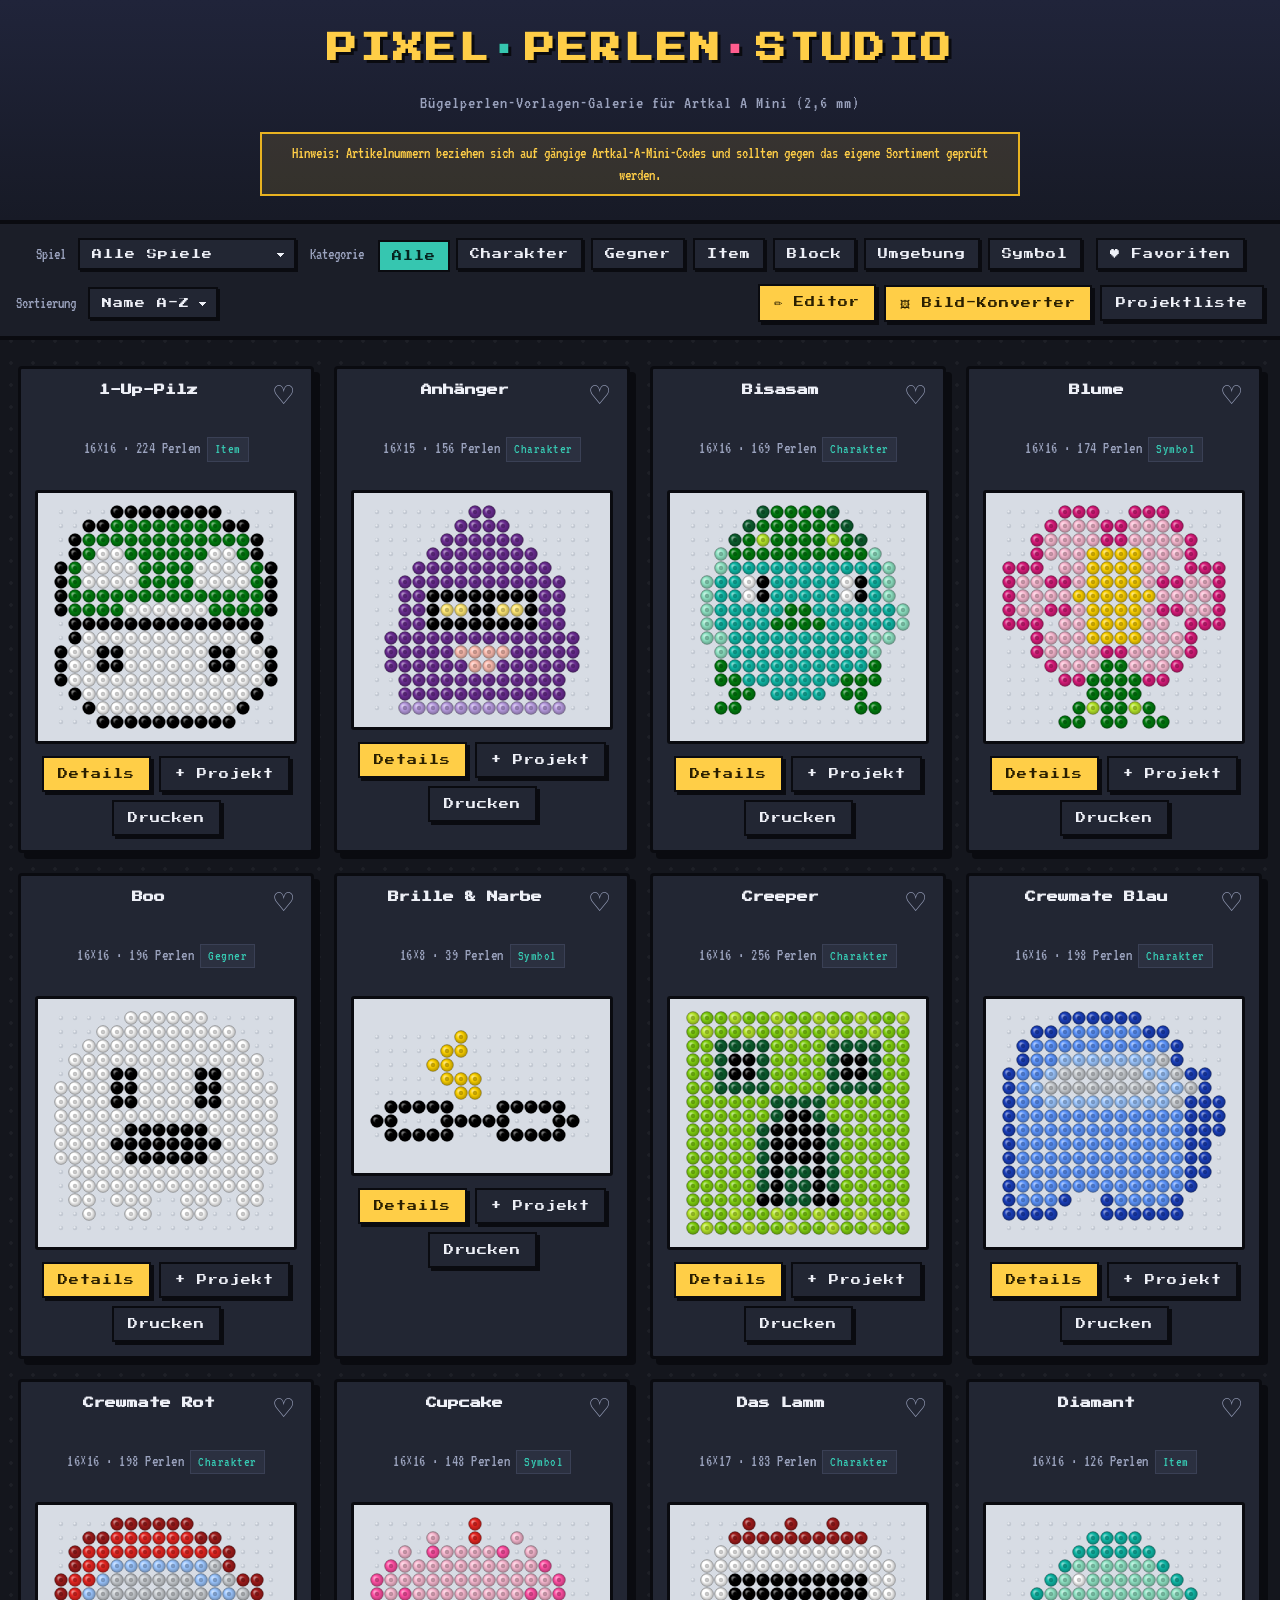
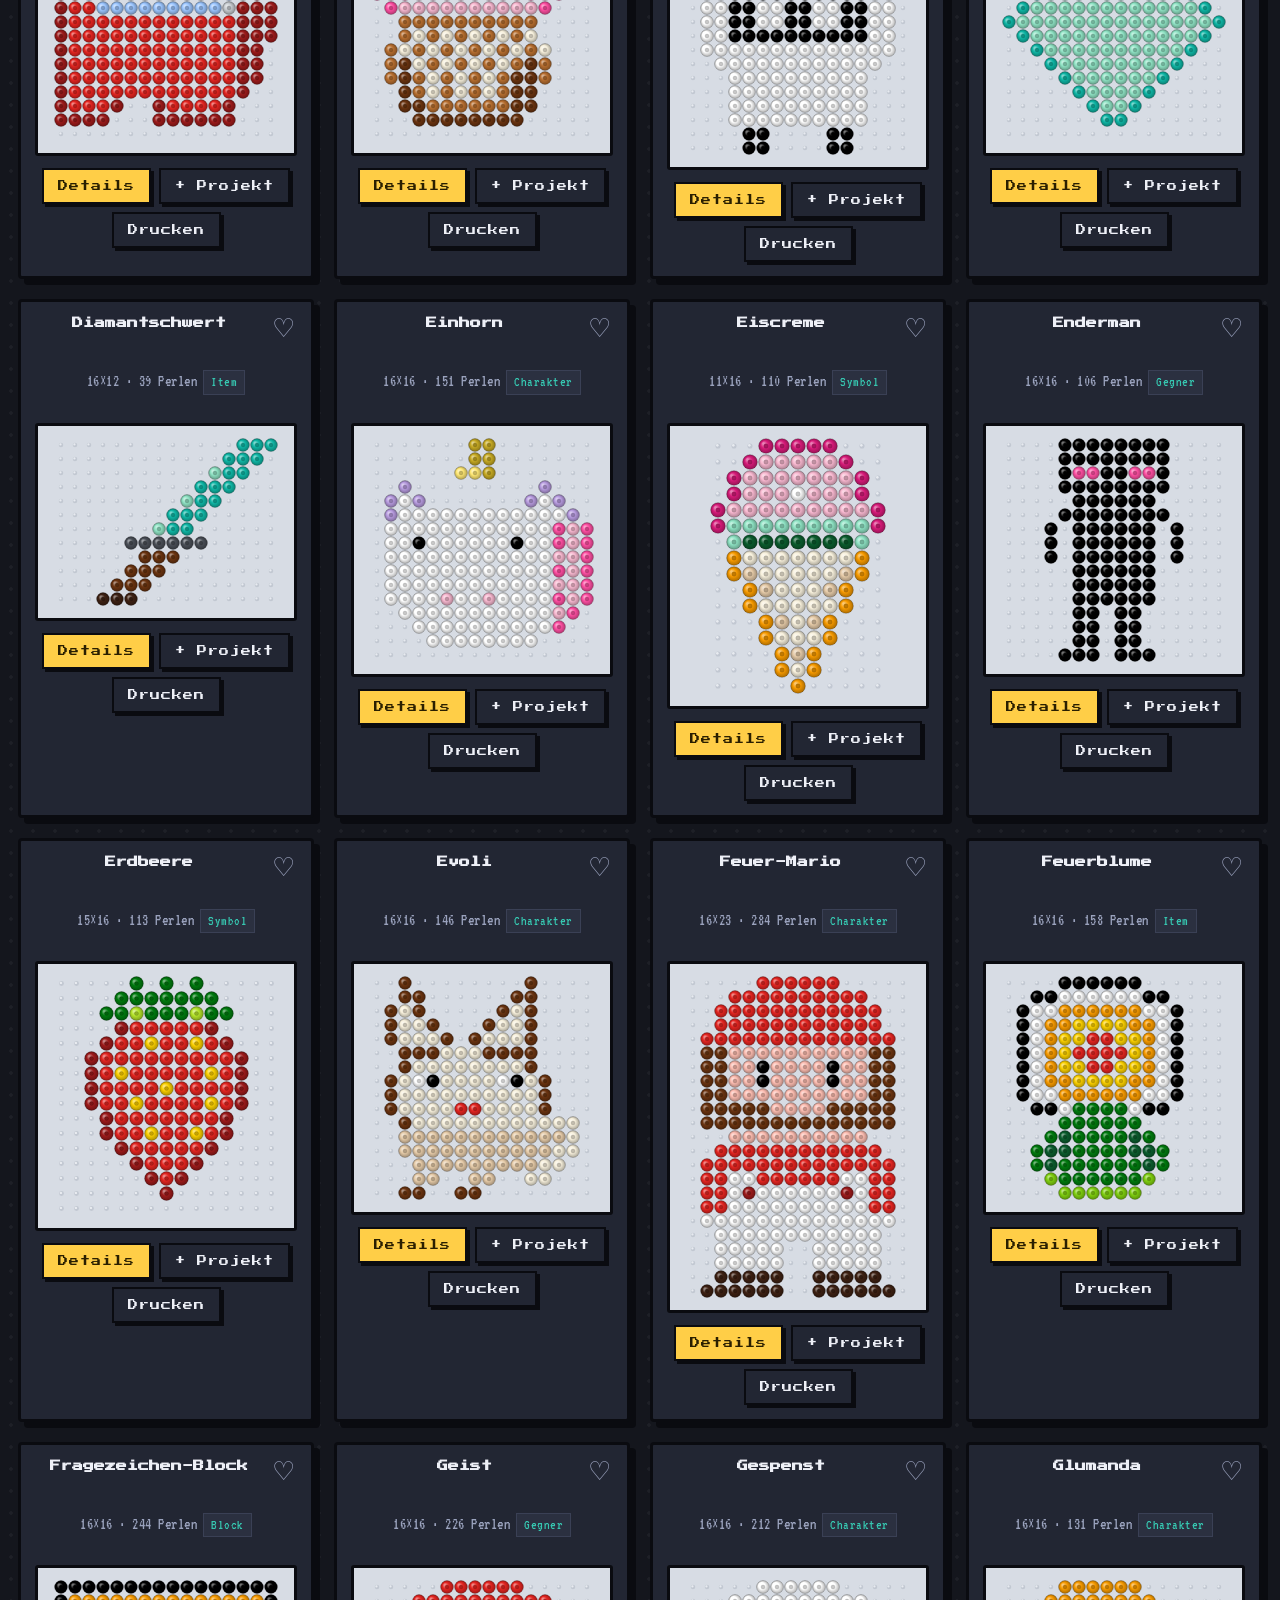
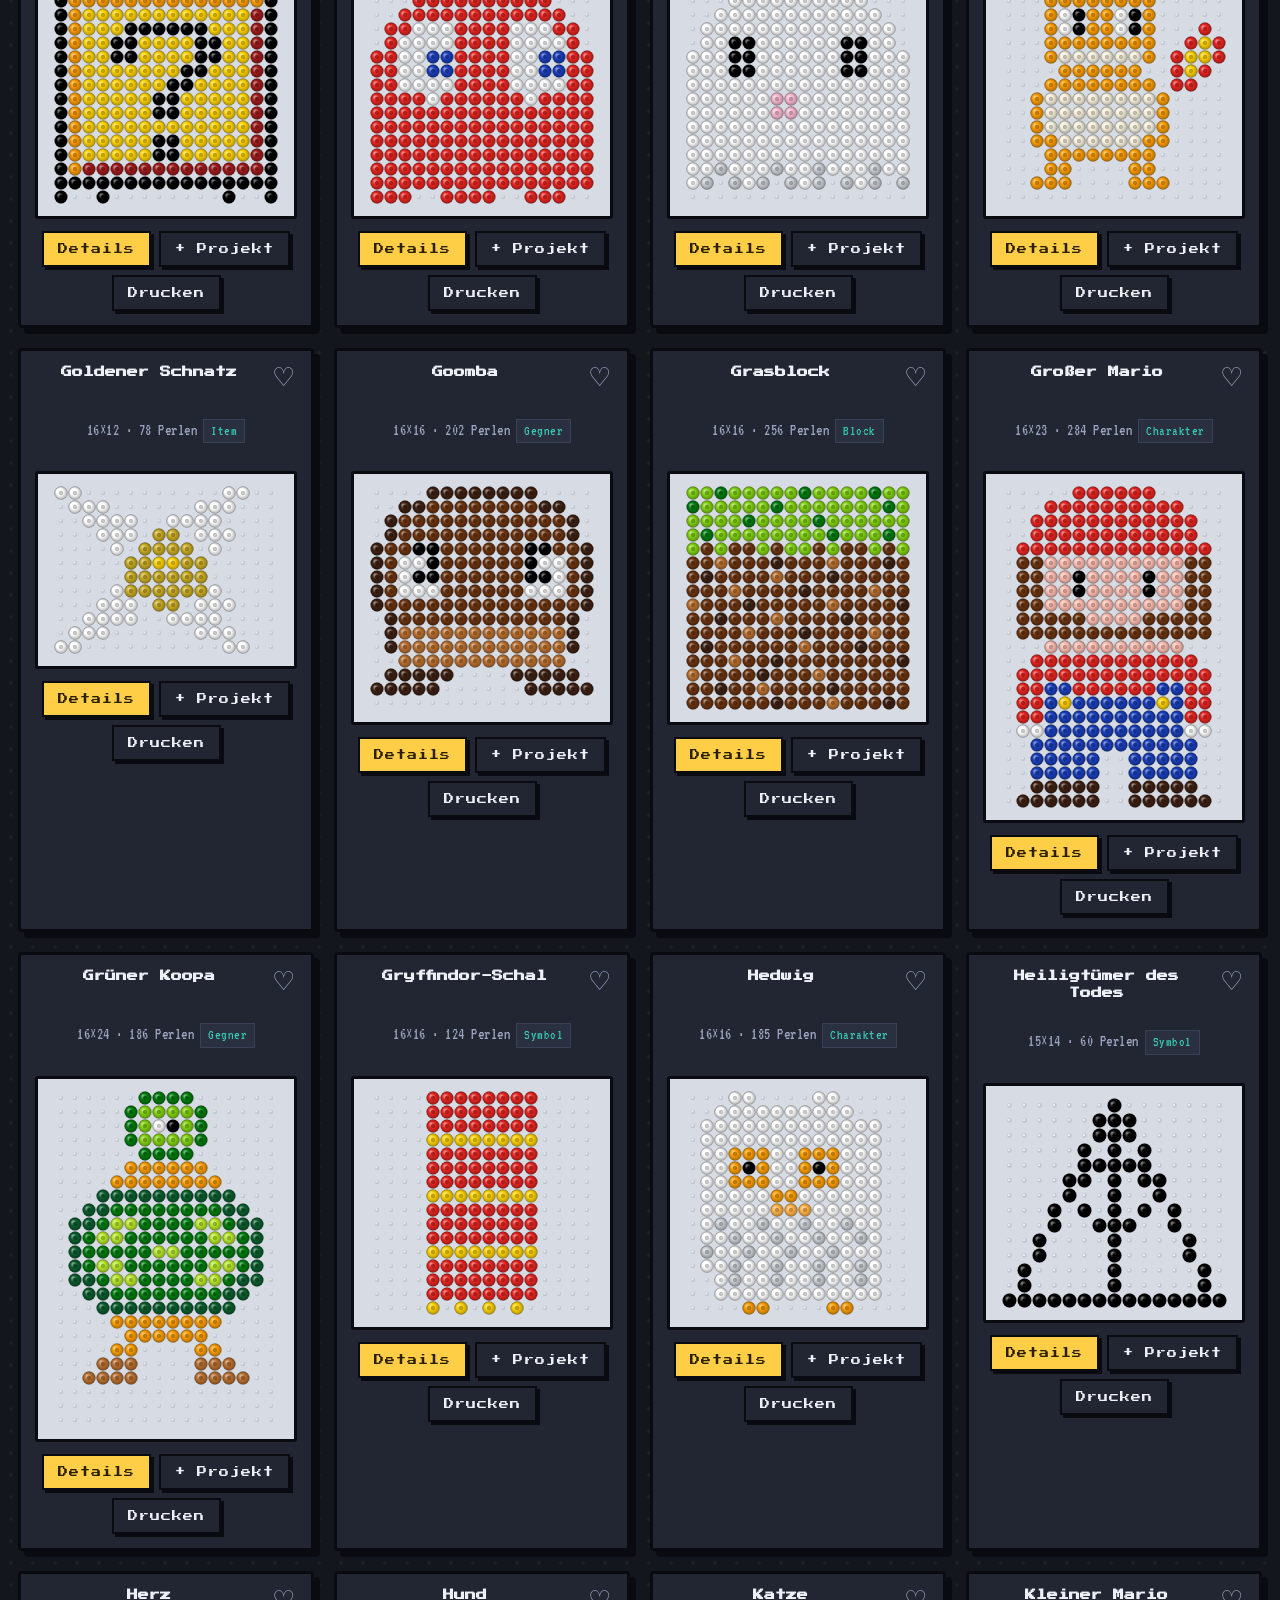
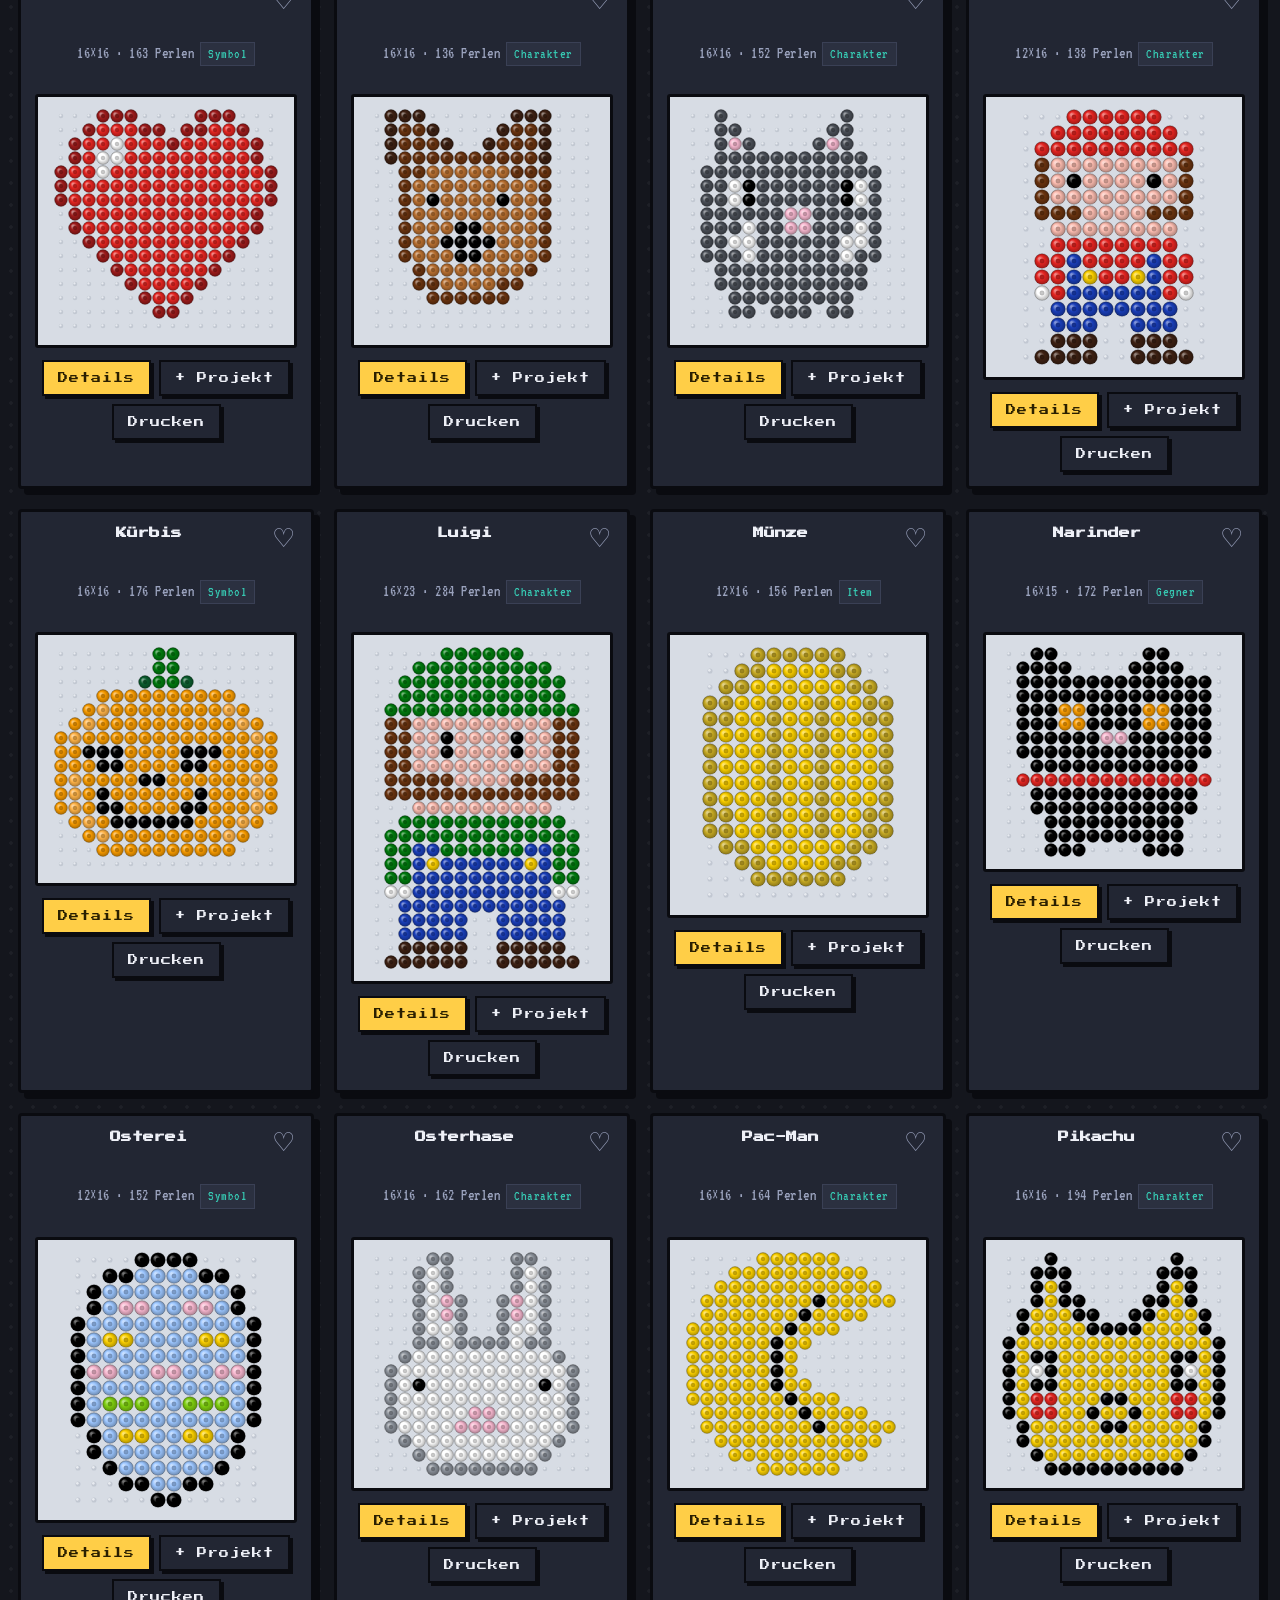
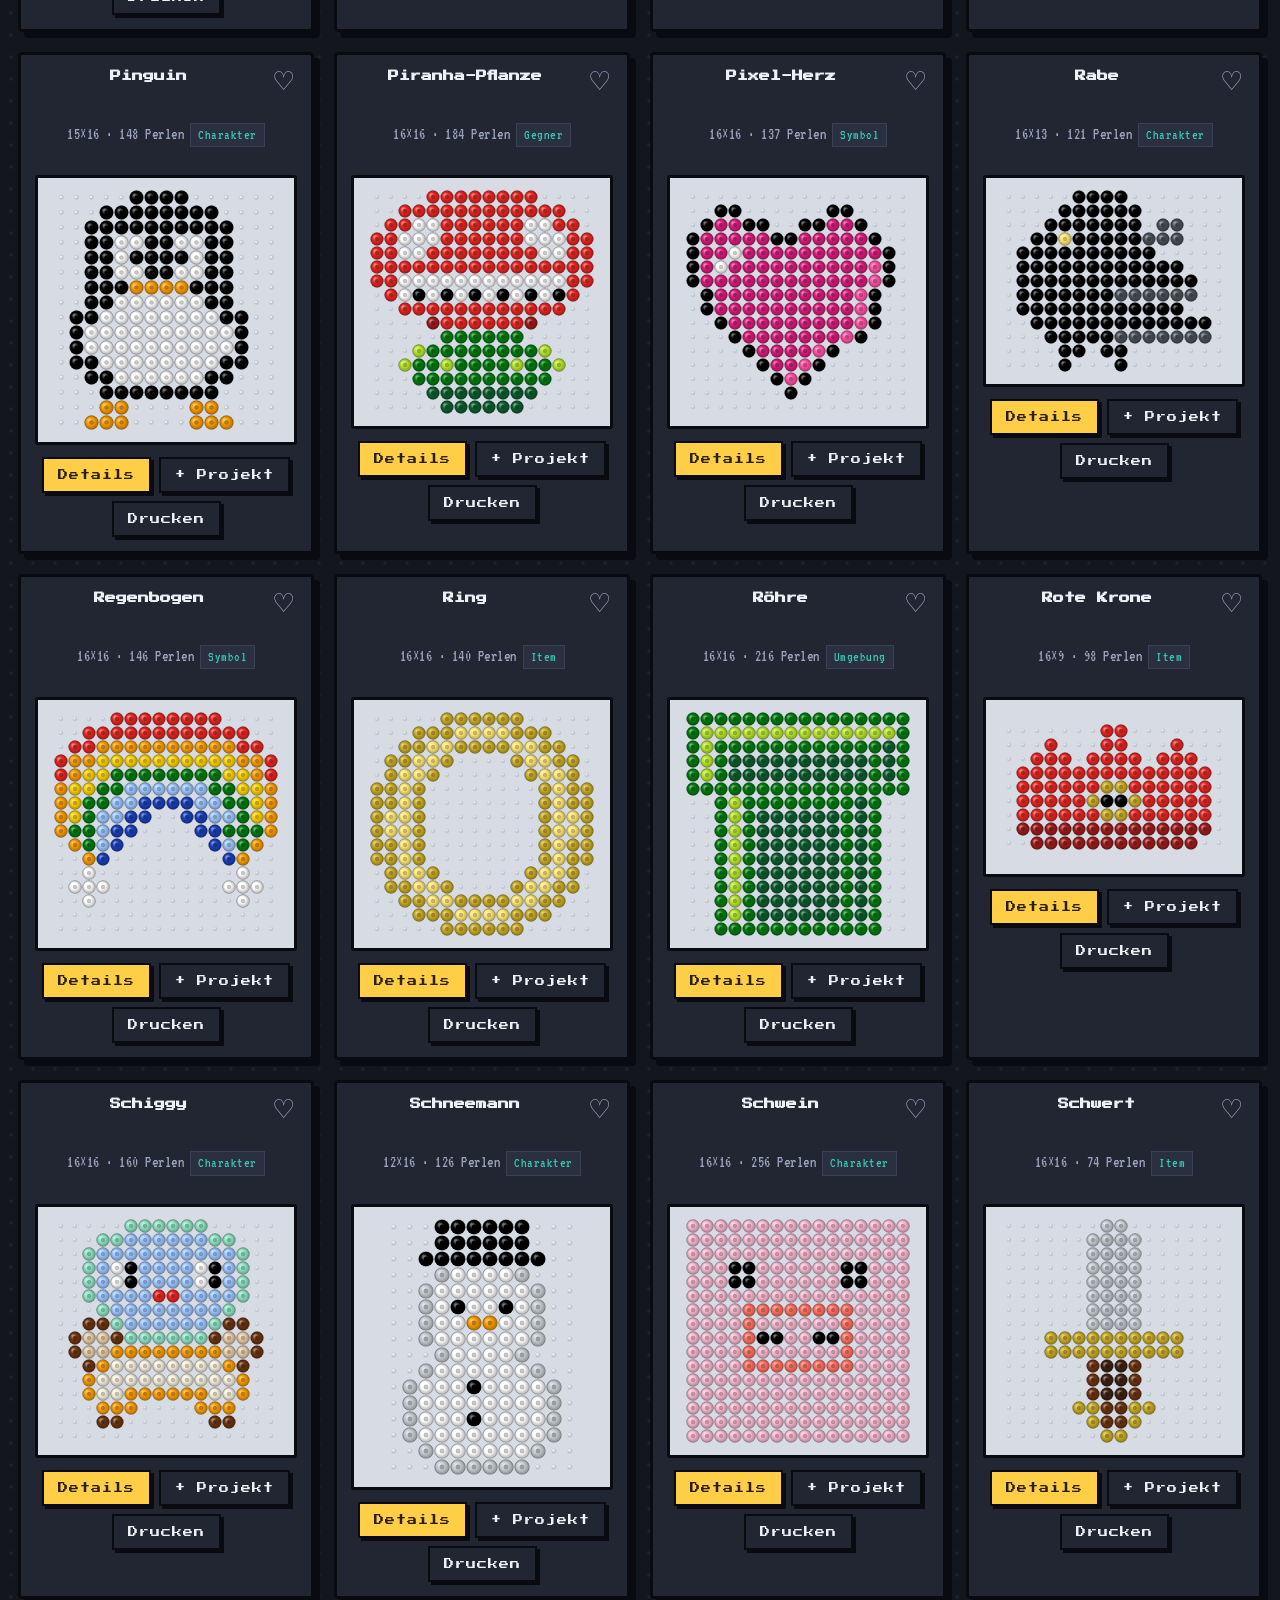
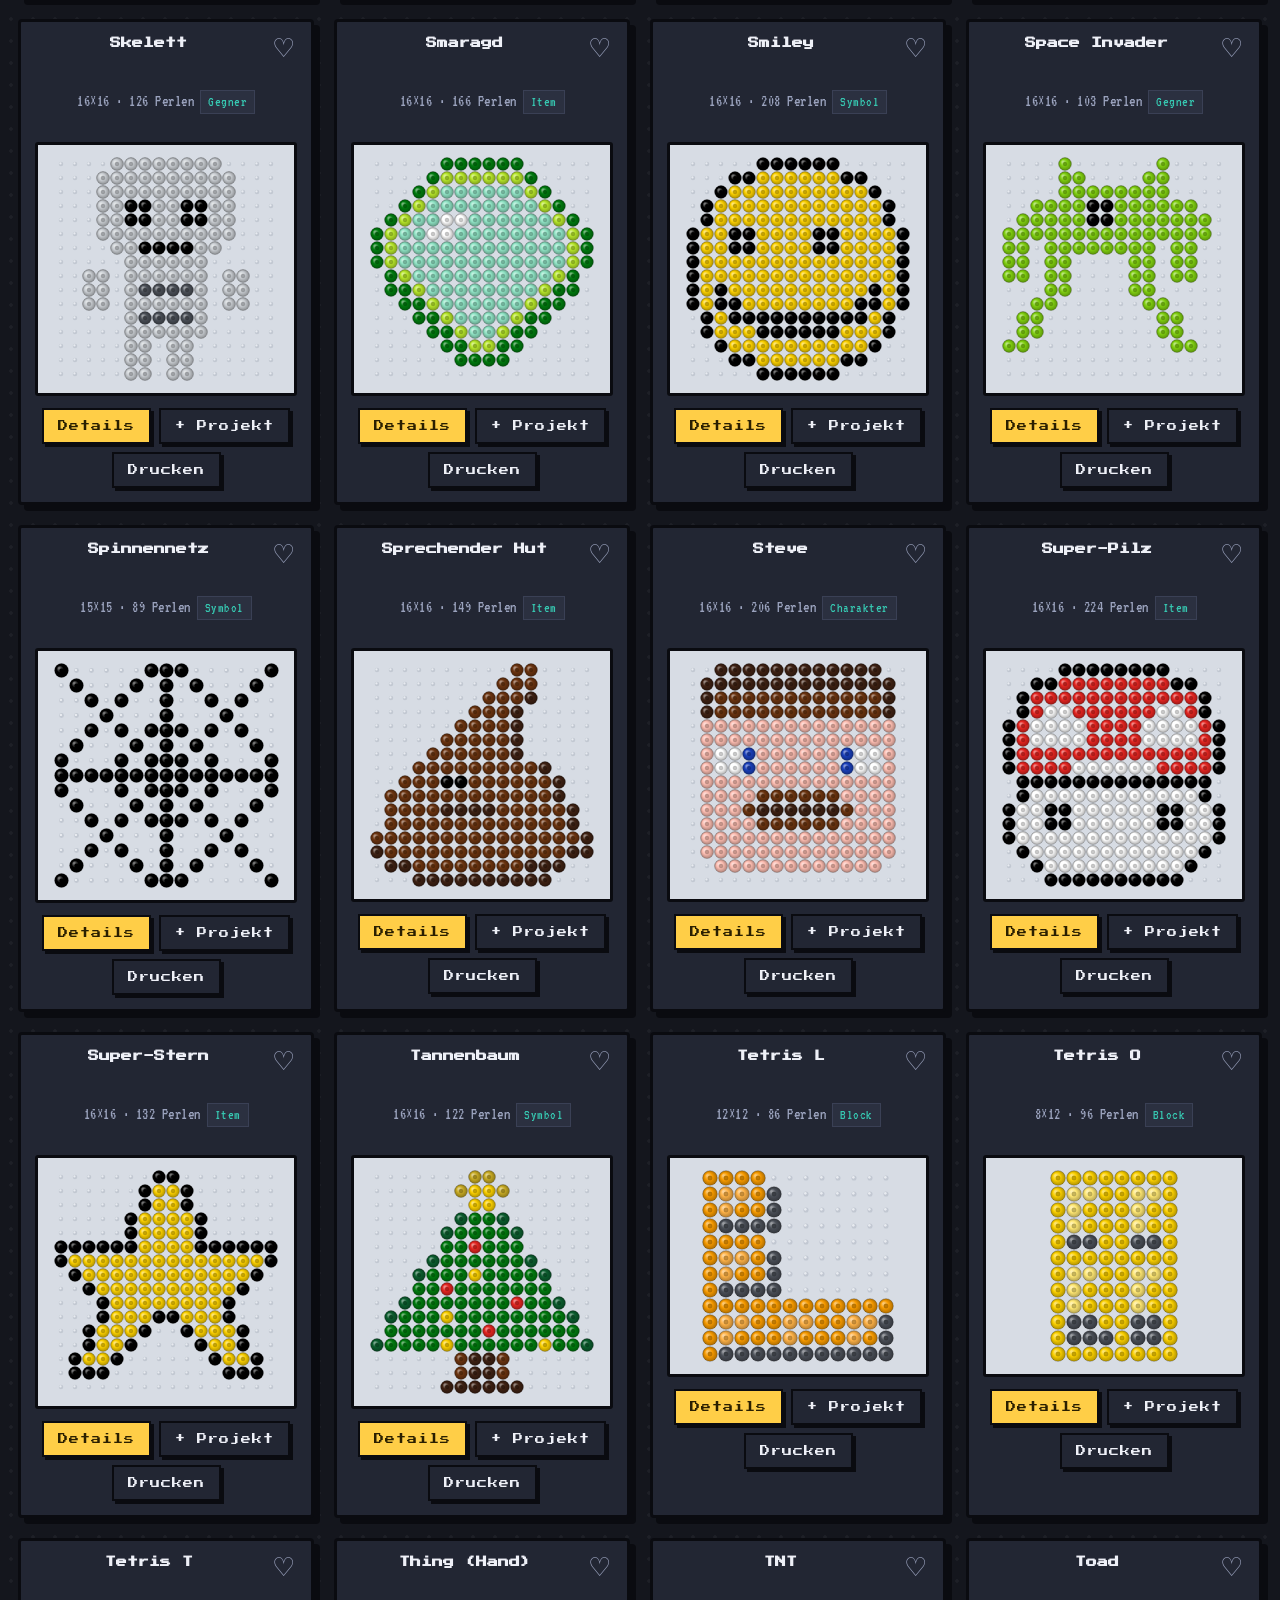
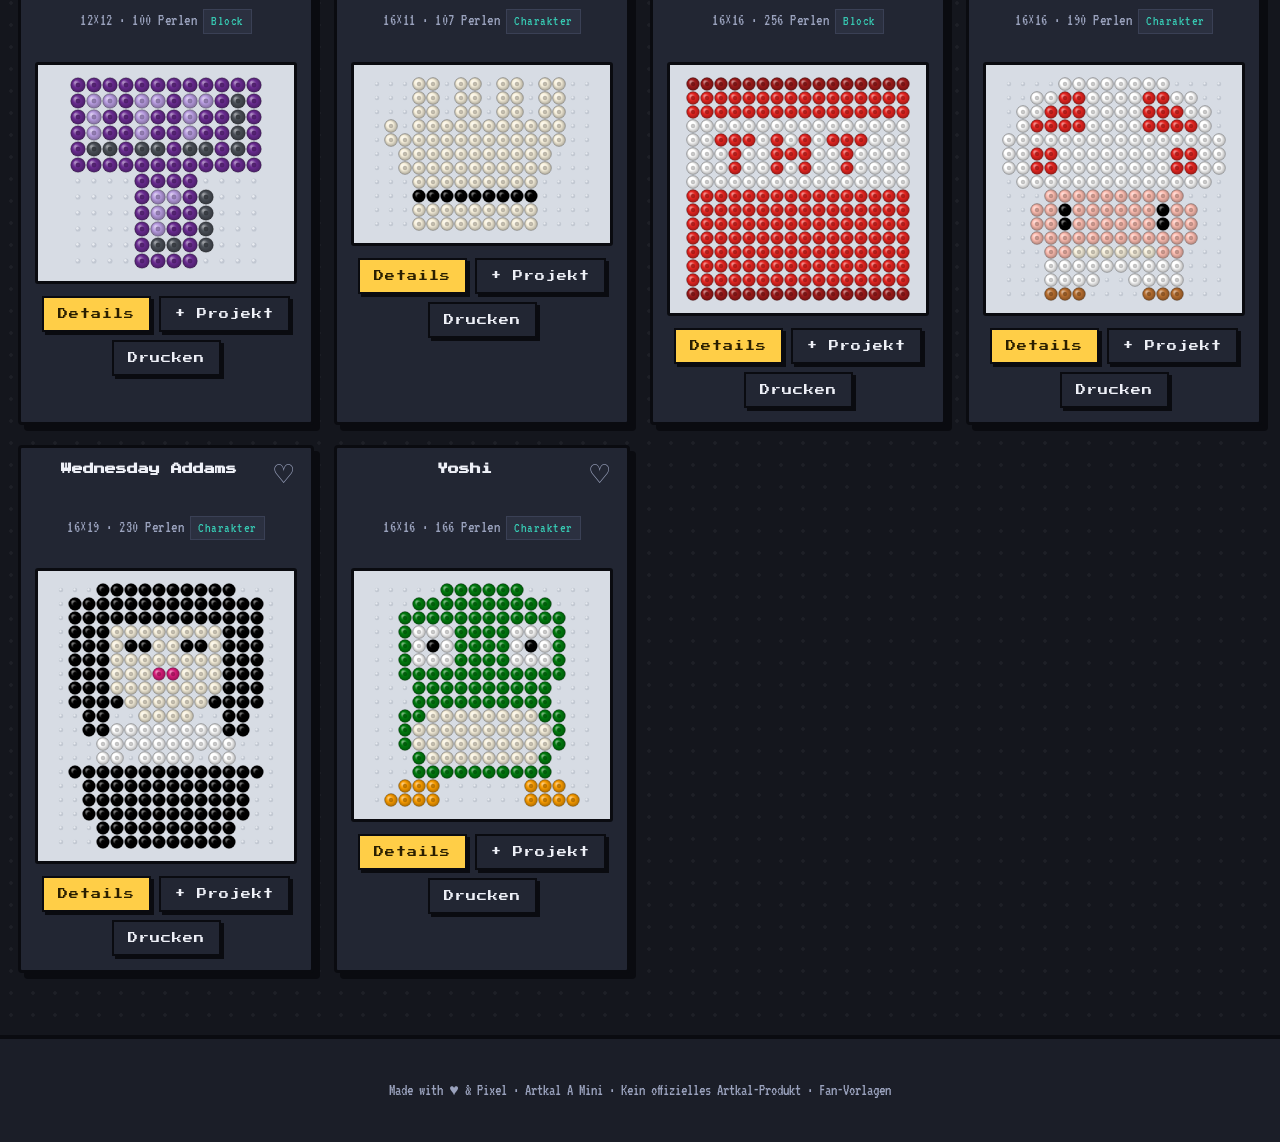
<file: index.html>
<!doctype html>
<html lang="de">
<head>
  <meta charset="utf-8">
  <meta name="viewport" content="width=device-width, initial-scale=1">
  <title>Pixel Perlen Studio — Bügelperlen-Vorlagen</title>
  <link rel="preconnect" href="https://fonts.googleapis.com">
  <link rel="preconnect" href="https://fonts.gstatic.com" crossorigin>
  <link href="https://fonts.googleapis.com/css2?family=Press+Start+2P&family=VT323&display=swap" rel="stylesheet">
  <link rel="stylesheet" href="styles.css">
</head>
<body>
  <header class="site-header">
    <h1 class="site-title">PIXEL<span class="pip">·</span>PERLEN<span class="pip2">·</span>STUDIO</h1>
    <p class="site-subtitle">Bügelperlen-Vorlagen-Galerie für Artkal A Mini (2,6&nbsp;mm)</p>
    <p class="disclaimer">
      Hinweis: Artikelnummern beziehen sich auf gängige Artkal-A-Mini-Codes
      und sollten gegen das eigene Sortiment geprüft werden.
    </p>
  </header>

  <nav class="toolbar" aria-label="Filter und Werkzeuge">
    <div class="toolbar-group">
      <label for="filter-game">Spiel</label>
      <select id="filter-game" class="pill"></select>
    </div>
    <div class="toolbar-group" id="filter-categories">
      <label>Kategorie</label>
      <!-- Pills werden in app.js eingefügt -->
    </div>
    <div class="toolbar-group">
      <button id="filter-fav" class="pill" aria-pressed="false" title="Nur Favoriten zeigen">♥ Favoriten</button>
    </div>
    <div class="toolbar-group">
      <label for="sort-by">Sortierung</label>
      <select id="sort-by" class="pill">
        <option value="name-asc">Name A-Z</option>
        <option value="name-desc">Name Z-A</option>
        <option value="size-asc">Größe ↑</option>
        <option value="size-desc">Größe ↓</option>
        <option value="beads-asc">Perlen ↑</option>
        <option value="beads-desc">Perlen ↓</option>
      </select>
    </div>
    <div class="toolbar-group toolbar-actions">
      <button id="open-editor" class="btn">✏ Editor</button>
      <button id="open-converter" class="btn">🖼 Bild-Konverter</button>
      <button id="open-project" class="btn btn-secondary">Projektliste</button>
    </div>
  </nav>

  <main id="gallery" class="gallery" aria-label="Vorlagen-Galerie"></main>

  <footer class="site-footer">
    <p>Made with ♥ &amp; Pixel · Artkal A Mini · Kein offizielles Artkal-Produkt · Fan-Vorlagen</p>
  </footer>

  <!-- Detail-Modal -->
  <div id="detail-backdrop" class="modal-backdrop" role="dialog" aria-modal="true" aria-labelledby="detail-title">
    <div class="modal">
      <div class="modal-header">
        <h2 id="detail-title" class="modal-title">Vorlage</h2>
        <button class="btn btn-secondary" data-close="detail">Schließen</button>
      </div>
      <div class="modal-body">
        <div>
          <div class="detail-controls">
            <button class="pill" id="toggle-bg" aria-pressed="false">Mit Hintergrund</button>
            <button class="pill" id="toggle-overlay" aria-pressed="false">5er-Raster</button>
          </div>
          <div class="detail-preview-wrap">
            <div id="detail-grid" class="canvas-host"></div>
          </div>
          <p class="card-meta" id="detail-meta"></p>
        </div>
        <div>
          <h3 class="section-title">Materialliste</h3>
          <div id="detail-materials"></div>
        </div>
      </div>
      <div class="modal-footer">
        <button class="btn btn-secondary" id="detail-edit">Im Editor öffnen</button>
        <button class="btn btn-secondary" id="detail-print">Drucken</button>
        <button class="btn" data-close="detail">Fertig</button>
      </div>
    </div>
  </div>

  <!-- Projekt-/Einkaufsliste-Modal -->
  <div id="project-backdrop" class="modal-backdrop" role="dialog" aria-modal="true" aria-labelledby="project-title">
    <div class="modal total-list">
      <div class="modal-header">
        <h2 id="project-title" class="modal-title">Projekt- & Einkaufsliste</h2>
        <button class="btn btn-secondary" data-close="project">Schließen</button>
      </div>
      <div class="modal-body" style="grid-template-columns:1fr">
        <div>
          <div id="project-items" class="project-items"></div>
          <div class="total-meta" id="project-meta"></div>
          <div id="project-materials"></div>
        </div>
      </div>
      <div class="modal-footer">
        <button class="btn btn-secondary" id="project-clear">Leeren</button>
        <button class="btn btn-secondary" id="project-csv">CSV laden</button>
        <button class="btn btn-secondary" id="project-copy">Als Text kopieren</button>
        <button class="btn" data-close="project">Fertig</button>
      </div>
    </div>
  </div>

  <!-- Editor-Modal -->
  <div id="editor-backdrop" class="modal-backdrop" role="dialog" aria-modal="true" aria-labelledby="editor-title">
    <div class="modal editor-modal">
      <div class="modal-header">
        <h2 id="editor-title" class="modal-title">Pattern-Editor</h2>
        <button class="btn btn-secondary" data-close="editor">Schließen</button>
      </div>
      <div class="editor-layout">
        <div class="editor-side">
          <div class="editor-row">
            <label>Größe</label>
            <input type="number" id="editor-w" class="num" min="4" max="64" value="16">
            <span>×</span>
            <input type="number" id="editor-h" class="num" min="4" max="64" value="16">
            <button class="pill" id="editor-new">Neu</button>
          </div>
          <div class="editor-row" id="editor-tools">
            <button class="pill active" data-tool="pencil">✏ Stift</button>
            <button class="pill" data-tool="fill">🪣 Füllen</button>
            <button class="pill" data-tool="pipette">💉 Pipette</button>
            <button class="pill" data-tool="eraser">⌫ Radierer</button>
          </div>
          <div class="editor-palette" id="editor-palette"></div>
        </div>
        <div class="editor-main">
          <div class="editor-canvas-wrap canvas-host" id="editor-canvas-host">
            <canvas id="editor-canvas"></canvas>
          </div>
          <p class="card-meta" id="editor-count"></p>
        </div>
      </div>
      <div class="modal-footer">
        <button class="btn btn-secondary" id="editor-undo">↶ Undo</button>
        <button class="btn btn-secondary" id="editor-redo">↷ Redo</button>
        <button class="btn btn-secondary" id="editor-png">PNG</button>
        <button class="btn btn-secondary" id="editor-print">Drucken</button>
        <button class="btn" id="editor-save">Speichern</button>
      </div>
    </div>
  </div>

  <!-- Bild-Konverter-Modal -->
  <div id="converter-backdrop" class="modal-backdrop" role="dialog" aria-modal="true" aria-labelledby="converter-title">
    <div class="modal converter-modal">
      <div class="modal-header">
        <h2 id="converter-title" class="modal-title">Bild → Vorlage</h2>
        <button class="btn btn-secondary" data-close="converter">Schließen</button>
      </div>
      <div class="modal-body" style="grid-template-columns:280px 1fr">
        <div class="converter-controls">
          <label class="field">
            <span>Bild wählen</span>
            <input type="file" id="conv-file" accept="image/*">
          </label>
          <label class="field">
            <span>Breite (Perlen): <strong id="conv-width-val">48</strong></span>
            <input type="range" id="conv-width" min="8" max="96" value="48">
          </label>
          <label class="field">
            <span>Helligkeit</span>
            <input type="range" id="conv-bright" min="-100" max="100" value="0">
          </label>
          <label class="field">
            <span>Kontrast</span>
            <input type="range" id="conv-contrast" min="50" max="200" value="100">
          </label>
          <label class="check">
            <input type="checkbox" id="conv-transparent"> Helle Pixel weglassen
          </label>
          <label class="field">
            <span>Helligkeits-Schwelle</span>
            <input type="range" id="conv-threshold" min="100" max="255" value="235">
          </label>
          <label class="check">
            <input type="checkbox" id="conv-dither"> Dithering (Floyd-Steinberg)
          </label>
        </div>
        <div>
          <div class="converter-preview canvas-host" id="conv-preview"></div>
          <p class="card-meta" id="conv-meta">Bild wählen, um zu starten.</p>
          <div id="conv-materials"></div>
        </div>
      </div>
      <div class="modal-footer">
        <button class="btn btn-secondary" id="conv-print">Drucken</button>
        <button class="btn btn-secondary" id="conv-edit">Im Editor öffnen</button>
        <button class="btn" id="conv-save">Als Vorlage speichern</button>
        <button class="btn btn-secondary" data-close="converter">Fertig</button>
      </div>
    </div>
  </div>

  <div id="tooltip" role="tooltip"></div>

  <!-- Druckbereich (nur im Druck sichtbar) -->
  <div id="print-view" class="print-view" aria-hidden="true"></div>

  <script src="palette.js"></script>
  <script src="templates.js"></script>
  <script src="render.js"></script>
  <script src="storage.js"></script>
  <script src="editor.js"></script>
  <script src="converter.js"></script>
  <script src="app.js"></script>
</body>
</html>
</file>
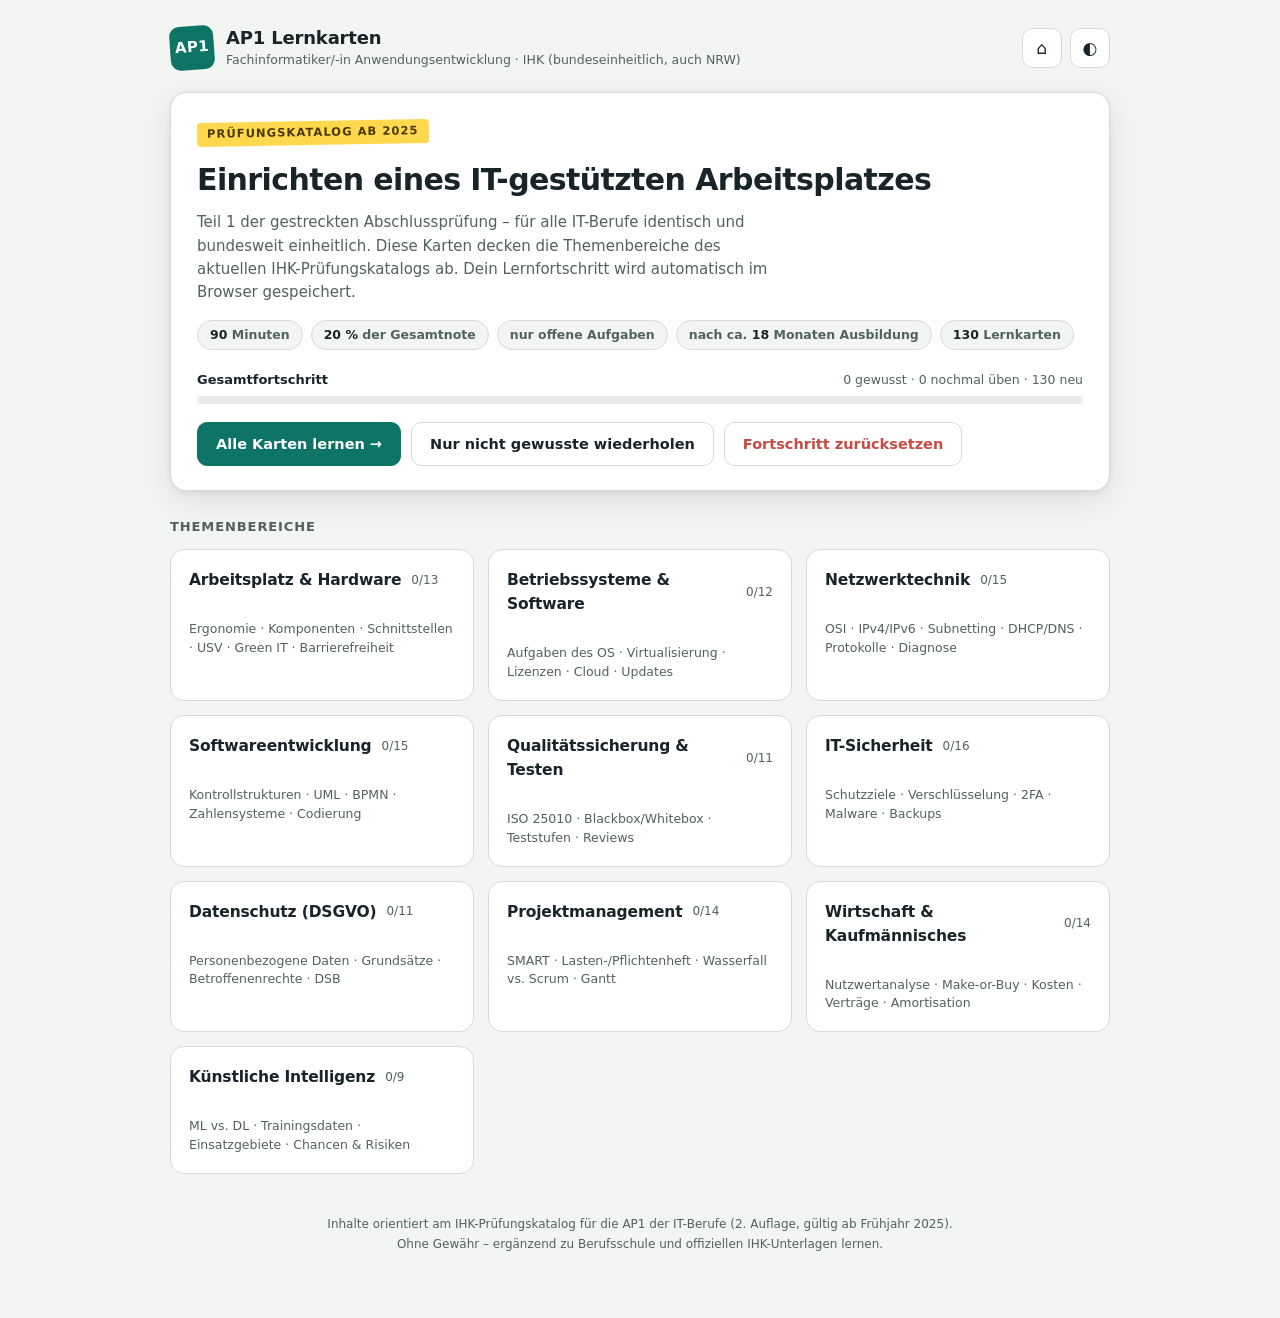
<file: ap1-lernkarten.html>
<!DOCTYPE html>
<html lang="de">
<head>
<meta charset="UTF-8">
<meta name="viewport" content="width=device-width, initial-scale=1.0">
<title>AP1 Lernkarten – Fachinformatiker Anwendungsentwicklung</title>
<style>
  :root {
    --bg: #F3F5F2;
    --surface: #FFFFFF;
    --surface-2: #E9EDE8;
    --ink: #182428;
    --ink-soft: #51625F;
    --line: #D5DCD5;
    --accent: #0E7466;
    --accent-ink: #FFFFFF;
    --accent-soft: #DDEEEA;
    --marker: #FFD84D;
    --marker-ink: #4A3A00;
    --good: #2E8F55;
    --good-soft: #DFF0E4;
    --bad: #C74A44;
    --bad-soft: #F6E3E1;
    --shadow: 0 10px 30px rgba(24, 36, 40, 0.10), 0 2px 6px rgba(24, 36, 40, 0.06);
  }
  @media (prefers-color-scheme: dark) {
    :root {
      --bg: #121A1C;
      --surface: #1B2528;
      --surface-2: #223035;
      --ink: #E4ECEA;
      --ink-soft: #93A5A1;
      --line: #2E3D41;
      --accent: #35B3A0;
      --accent-ink: #0B1A18;
      --accent-soft: #1C3B37;
      --marker: #E8C43D;
      --marker-ink: #2E2400;
      --good: #4CBB77;
      --good-soft: #1E362A;
      --bad: #E0716B;
      --bad-soft: #402624;
      --shadow: 0 10px 30px rgba(0, 0, 0, 0.45), 0 2px 6px rgba(0, 0, 0, 0.3);
    }
  }
  :root[data-theme="light"] {
    --bg: #F3F5F2;
    --surface: #FFFFFF;
    --surface-2: #E9EDE8;
    --ink: #182428;
    --ink-soft: #51625F;
    --line: #D5DCD5;
    --accent: #0E7466;
    --accent-ink: #FFFFFF;
    --accent-soft: #DDEEEA;
    --marker: #FFD84D;
    --marker-ink: #4A3A00;
    --good: #2E8F55;
    --good-soft: #DFF0E4;
    --bad: #C74A44;
    --bad-soft: #F6E3E1;
    --shadow: 0 10px 30px rgba(24, 36, 40, 0.10), 0 2px 6px rgba(24, 36, 40, 0.06);
  }
  :root[data-theme="dark"] {
    --bg: #121A1C;
    --surface: #1B2528;
    --surface-2: #223035;
    --ink: #E4ECEA;
    --ink-soft: #93A5A1;
    --line: #2E3D41;
    --accent: #35B3A0;
    --accent-ink: #0B1A18;
    --accent-soft: #1C3B37;
    --marker: #E8C43D;
    --marker-ink: #2E2400;
    --good: #4CBB77;
    --good-soft: #1E362A;
    --bad: #E0716B;
    --bad-soft: #402624;
    --shadow: 0 10px 30px rgba(0, 0, 0, 0.45), 0 2px 6px rgba(0, 0, 0, 0.3);
  }

  * { box-sizing: border-box; margin: 0; padding: 0; }
  html { height: 100%; }
  body {
    min-height: 100%;
    background: var(--bg);
    color: var(--ink);
    font-family: system-ui, -apple-system, "Segoe UI", Roboto, "Helvetica Neue", sans-serif;
    line-height: 1.55;
    -webkit-font-smoothing: antialiased;
  }
  button { font: inherit; color: inherit; cursor: pointer; background: none; border: none; }
  button:focus-visible, a:focus-visible { outline: 3px solid var(--accent); outline-offset: 2px; border-radius: 6px; }

  .shell { max-width: 980px; margin: 0 auto; padding: 20px 20px 64px; }

  /* ---------- Header ---------- */
  header.top {
    display: flex; align-items: center; justify-content: space-between; gap: 16px;
    padding: 6px 0 22px;
  }
  .brand { display: flex; align-items: center; gap: 12px; min-width: 0; }
  .brand .stamp {
    flex: none; width: 44px; height: 44px; border-radius: 10px;
    background: var(--accent); color: var(--accent-ink);
    display: grid; place-items: center;
    font-weight: 800; font-size: 15px; letter-spacing: 0.02em;
    transform: rotate(-4deg);
  }
  .brand h1 { font-size: 18px; font-weight: 750; letter-spacing: -0.01em; line-height: 1.25; }
  .brand .sub { font-size: 12.5px; color: var(--ink-soft); }
  .top-actions { display: flex; gap: 8px; flex: none; }
  .icon-btn {
    width: 40px; height: 40px; border-radius: 10px;
    border: 1px solid var(--line); background: var(--surface);
    display: grid; place-items: center; font-size: 17px;
    transition: background 0.15s ease;
  }
  .icon-btn:hover { background: var(--surface-2); }

  /* ---------- Overview ---------- */
  .hero {
    background: var(--surface); border: 1px solid var(--line); border-radius: 16px;
    padding: 26px 26px 24px; box-shadow: var(--shadow); margin-bottom: 22px;
  }
  .eyebrow {
    display: inline-block; font-size: 11.5px; font-weight: 700; letter-spacing: 0.09em;
    text-transform: uppercase; color: var(--marker-ink);
    background: var(--marker); padding: 3px 10px; border-radius: 4px;
    transform: rotate(-1deg); margin-bottom: 12px;
  }
  .hero h2 { font-size: clamp(22px, 4vw, 30px); font-weight: 800; letter-spacing: -0.02em; text-wrap: balance; margin-bottom: 8px; }
  .hero p { color: var(--ink-soft); max-width: 62ch; font-size: 15px; }
  .hero .facts { display: flex; flex-wrap: wrap; gap: 8px; margin-top: 16px; }
  .fact {
    font-size: 12.5px; font-weight: 600; color: var(--ink-soft);
    border: 1px solid var(--line); border-radius: 999px; padding: 4px 12px;
    background: var(--bg);
  }
  .fact strong { color: var(--ink); font-variant-numeric: tabular-nums; }

  .total-progress { margin: 20px 0 4px; }
  .total-progress .row { display: flex; justify-content: space-between; align-items: baseline; gap: 12px; flex-wrap: wrap; margin-bottom: 6px; }
  .total-progress .label { font-size: 13px; font-weight: 650; }
  .total-progress .nums { font-size: 12.5px; color: var(--ink-soft); font-variant-numeric: tabular-nums; }
  .bar { height: 8px; background: var(--surface-2); border-radius: 999px; overflow: hidden; display: flex; }
  .bar .seg-good { background: var(--good); height: 100%; transition: width 0.3s ease; }
  .bar .seg-bad { background: var(--bad); height: 100%; transition: width 0.3s ease; }

  .hero-cta {
    margin-top: 18px; display: flex; gap: 10px; flex-wrap: wrap;
  }
  .btn {
    display: inline-flex; align-items: center; gap: 8px;
    border-radius: 10px; padding: 10px 18px; font-weight: 650; font-size: 14.5px;
    border: 1px solid var(--line); background: var(--surface);
    transition: transform 0.1s ease, background 0.15s ease;
  }
  .btn:hover { background: var(--surface-2); }
  .btn:active { transform: scale(0.97); }
  .btn.primary { background: var(--accent); color: var(--accent-ink); border-color: var(--accent); }
  .btn.primary:hover { filter: brightness(1.08); background: var(--accent); }
  .btn.danger-ghost { color: var(--bad); }
  .btn[disabled] { opacity: 0.45; cursor: not-allowed; }

  .grid {
    display: grid; grid-template-columns: repeat(auto-fill, minmax(280px, 1fr)); gap: 14px;
  }
  .cat-card {
    text-align: left; background: var(--surface); border: 1px solid var(--line);
    border-radius: 14px; padding: 18px; display: flex; flex-direction: column; gap: 10px;
    transition: transform 0.12s ease, box-shadow 0.12s ease, border-color 0.12s ease;
  }
  .cat-card:hover { transform: translateY(-2px); box-shadow: var(--shadow); border-color: var(--accent); }
  .cat-card .head { display: flex; justify-content: space-between; align-items: center; gap: 10px; }
  .cat-card h3 { font-size: 15.5px; font-weight: 700; letter-spacing: -0.01em; }
  .cat-card .count { font-size: 12px; color: var(--ink-soft); font-variant-numeric: tabular-nums; flex: none; }
  .cat-card .topics { font-size: 12.5px; color: var(--ink-soft); line-height: 1.5; }
  .section-title { font-size: 13px; font-weight: 700; letter-spacing: 0.07em; text-transform: uppercase; color: var(--ink-soft); margin: 26px 0 12px; }

  /* ---------- Study view ---------- */
  .study { display: none; }
  .study.active { display: block; }
  .overview.hidden { display: none; }

  .chips { display: flex; gap: 8px; overflow-x: auto; padding: 2px 2px 12px; scrollbar-width: thin; }
  .chip {
    flex: none; font-size: 13px; font-weight: 600; padding: 6px 14px; border-radius: 999px;
    border: 1px solid var(--line); background: var(--surface); color: var(--ink-soft);
    transition: background 0.15s ease, color 0.15s ease;
  }
  .chip:hover { background: var(--surface-2); }
  .chip.active { background: var(--accent); border-color: var(--accent); color: var(--accent-ink); }

  .study-status {
    display: flex; justify-content: space-between; align-items: center; gap: 12px;
    margin: 6px 0 10px; font-size: 13px; color: var(--ink-soft);
  }
  .study-status .counter { font-variant-numeric: tabular-nums; font-weight: 650; color: var(--ink); }
  .study-status .bar { flex: 1; max-width: 340px; }

  .flip-zone { perspective: 1600px; margin-top: 6px; }
  .flashcard {
    position: relative; width: 100%; min-height: 380px;
    transform-style: preserve-3d;
    transition: transform 0.55s cubic-bezier(0.3, 0.9, 0.3, 1);
    cursor: pointer;
  }
  .flashcard.flipped { transform: rotateY(180deg); }
  .face {
    position: absolute; inset: 0; backface-visibility: hidden; -webkit-backface-visibility: hidden;
    background: var(--surface); border: 1px solid var(--line); border-radius: 18px;
    box-shadow: var(--shadow);
    padding: 28px 30px; display: flex; flex-direction: column;
  }
  .face.back { transform: rotateY(180deg); }
  .face .tag-row { display: flex; justify-content: space-between; align-items: center; margin-bottom: 18px; }
  .face .cat-tag {
    font-size: 11px; font-weight: 700; letter-spacing: 0.08em; text-transform: uppercase;
    color: var(--accent); background: var(--accent-soft); padding: 4px 10px; border-radius: 5px;
  }
  .face .side-tag { font-size: 11px; font-weight: 700; letter-spacing: 0.08em; text-transform: uppercase; color: var(--ink-soft); }
  .face.back .side-tag { color: var(--marker-ink); background: var(--marker); padding: 4px 10px; border-radius: 5px; }
  .face .content { flex: 1; display: flex; align-items: center; overflow-y: auto; }
  .face.front .content .text {
    font-size: clamp(18px, 2.6vw, 23px); font-weight: 700; letter-spacing: -0.015em;
    line-height: 1.4; text-wrap: balance; max-width: 30em;
  }
  .face.back .content .text {
    font-size: clamp(14.5px, 2vw, 16.5px); white-space: pre-line; max-width: 70ch;
    align-self: flex-start; padding-top: 2px;
  }
  .face .hint { font-size: 12px; color: var(--ink-soft); margin-top: 16px; }
  .state-dot { width: 10px; height: 10px; border-radius: 50%; flex: none; display: inline-block; margin-right: 6px; vertical-align: baseline; }
  .state-dot.known { background: var(--good); }
  .state-dot.unknown { background: var(--bad); }
  .state-dot.fresh { background: var(--line); }

  .controls { display: flex; justify-content: center; gap: 10px; margin-top: 18px; flex-wrap: wrap; }
  .rate { display: none; justify-content: center; gap: 10px; margin-top: 14px; }
  .rate.visible { display: flex; }
  .btn.good { background: var(--good-soft); border-color: var(--good); color: var(--good); }
  .btn.bad { background: var(--bad-soft); border-color: var(--bad); color: var(--bad); }
  .btn.good:hover, .btn.bad:hover { filter: brightness(1.05); }

  .toolbar { display: flex; justify-content: center; gap: 8px; margin-top: 22px; flex-wrap: wrap; }
  .toolbar .btn { font-size: 13px; padding: 8px 14px; }
  .toolbar .btn.toggled { background: var(--accent-soft); border-color: var(--accent); color: var(--accent); }

  .empty {
    text-align: center; padding: 60px 20px; color: var(--ink-soft);
    background: var(--surface); border: 1px dashed var(--line); border-radius: 18px;
  }
  .empty .big { font-size: 40px; margin-bottom: 10px; }

  .kbd-help { text-align: center; font-size: 12px; color: var(--ink-soft); margin-top: 20px; }
  kbd {
    font-family: ui-monospace, "SF Mono", Menlo, Consolas, monospace; font-size: 11px;
    border: 1px solid var(--line); border-bottom-width: 2px; border-radius: 5px;
    padding: 1px 6px; background: var(--surface);
  }

  footer { margin-top: 40px; font-size: 12px; color: var(--ink-soft); text-align: center; line-height: 1.7; }

  @media (max-width: 560px) {
    .shell { padding: 14px 14px 48px; }
    .face { padding: 20px; }
    .flashcard { min-height: 420px; }
    .kbd-help { display: none; }
  }
  @media (prefers-reduced-motion: reduce) {
    .flashcard { transition: none; }
    .cat-card, .btn { transition: none; }
  }
</style>
</head>
<body>
<div class="shell">

  <header class="top">
    <div class="brand">
      <div class="stamp">AP1</div>
      <div>
        <h1>AP1&nbsp;Lernkarten</h1>
        <div class="sub">Fachinformatiker/-in Anwendungsentwicklung · IHK (bundeseinheitlich, auch NRW)</div>
      </div>
    </div>
    <div class="top-actions">
      <button class="icon-btn" id="btnHome" title="Zur Themenübersicht" aria-label="Zur Themenübersicht">⌂</button>
      <button class="icon-btn" id="btnTheme" title="Hell/Dunkel umschalten" aria-label="Hell/Dunkel umschalten">◐</button>
    </div>
  </header>

  <!-- ================= Overview ================= -->
  <section class="overview" id="overview">
    <div class="hero">
      <span class="eyebrow">Prüfungskatalog ab 2025</span>
      <h2>Einrichten eines IT-gestützten Arbeitsplatzes</h2>
      <p>Teil 1 der gestreckten Abschlussprüfung – für alle IT-Berufe identisch und bundesweit einheitlich.
         Diese Karten decken die Themenbereiche des aktuellen IHK-Prüfungskatalogs ab.
         Dein Lernfortschritt wird automatisch im Browser gespeichert.</p>
      <div class="facts">
        <div class="fact"><strong>90</strong> Minuten</div>
        <div class="fact"><strong>20 %</strong> der Gesamtnote</div>
        <div class="fact">nur offene Aufgaben</div>
        <div class="fact">nach ca. <strong>18</strong> Monaten Ausbildung</div>
        <div class="fact" id="factCards"><strong>0</strong> Lernkarten</div>
      </div>
      <div class="total-progress">
        <div class="row">
          <span class="label">Gesamtfortschritt</span>
          <span class="nums" id="totalNums"></span>
        </div>
        <div class="bar" aria-hidden="true"><div class="seg-good" id="totalGood"></div><div class="seg-bad" id="totalBad"></div></div>
      </div>
      <div class="hero-cta">
        <button class="btn primary" id="btnStartAll">Alle Karten lernen&nbsp;→</button>
        <button class="btn" id="btnStartUnknown">Nur nicht gewusste wiederholen</button>
        <button class="btn danger-ghost" id="btnReset">Fortschritt zurücksetzen</button>
      </div>
    </div>

    <div class="section-title">Themenbereiche</div>
    <div class="grid" id="catGrid"></div>
  </section>

  <!-- ================= Study ================= -->
  <section class="study" id="study">
    <nav class="chips" id="chips" aria-label="Themenfilter"></nav>

    <div class="study-status">
      <span class="counter" id="counter">–</span>
      <div class="bar"><div class="seg-good" id="filterGood"></div><div class="seg-bad" id="filterBad"></div></div>
    </div>

    <div id="cardArea">
      <div class="flip-zone">
        <div class="flashcard" id="flashcard" role="button" tabindex="0" aria-label="Lernkarte – klicken zum Umdrehen">
          <div class="face front">
            <div class="tag-row"><span class="cat-tag" id="frontCat"></span><span class="side-tag" id="frontState">Frage</span></div>
            <div class="content"><div class="text" id="frontText"></div></div>
            <div class="hint">Klicken oder Leertaste zum Umdrehen</div>
          </div>
          <div class="face back">
            <div class="tag-row"><span class="cat-tag" id="backCat"></span><span class="side-tag">Antwort</span></div>
            <div class="content"><div class="text" id="backText"></div></div>
          </div>
        </div>
      </div>

      <div class="rate" id="rateRow">
        <button class="btn good" id="btnKnown">✓&nbsp;Gewusst</button>
        <button class="btn bad" id="btnUnknown">✗&nbsp;Nochmal üben</button>
      </div>

      <div class="controls">
        <button class="btn" id="btnPrev">←&nbsp;Zurück</button>
        <button class="btn primary" id="btnFlip">Umdrehen</button>
        <button class="btn" id="btnNext">Weiter&nbsp;→</button>
      </div>

      <div class="toolbar">
        <button class="btn" id="btnShuffle">🔀&nbsp;Mischen</button>
        <button class="btn" id="btnOnlyUnknown">Nur nicht gewusste</button>
      </div>

      <div class="kbd-help">
        <kbd>←</kbd> <kbd>→</kbd> blättern · <kbd>Leertaste</kbd> umdrehen · <kbd>1</kbd> gewusst · <kbd>2</kbd> nochmal üben
      </div>
    </div>

    <div class="empty" id="emptyState" style="display:none">
      <div class="big">🎉</div>
      <p><strong>Alles gewusst!</strong><br>In dieser Auswahl gibt es keine offenen Karten mehr.</p>
      <div class="hero-cta" style="justify-content:center; margin-top:16px">
        <button class="btn primary" id="btnEmptyAll">Alle Karten anzeigen</button>
      </div>
    </div>
  </section>

  <footer>
    Inhalte orientiert am IHK-Prüfungskatalog für die AP1 der IT-Berufe (2. Auflage, gültig ab Frühjahr 2025).<br>
    Ohne Gewähr – ergänzend zu Berufsschule und offiziellen IHK-Unterlagen lernen.
  </footer>
</div>

<script>
"use strict";

/* ======================= Daten ======================= */

const KATEGORIEN = [
  { name: "Arbeitsplatz & Hardware",      topics: "Ergonomie · Komponenten · Schnittstellen · USV · Green IT · Barrierefreiheit" },
  { name: "Betriebssysteme & Software",   topics: "Aufgaben des OS · Virtualisierung · Lizenzen · Cloud · Updates" },
  { name: "Netzwerktechnik",              topics: "OSI · IPv4/IPv6 · Subnetting · DHCP/DNS · Protokolle · Diagnose" },
  { name: "Softwareentwicklung",          topics: "Kontrollstrukturen · UML · BPMN · Zahlensysteme · Codierung" },
  { name: "Qualitätssicherung & Testen",  topics: "ISO 25010 · Blackbox/Whitebox · Teststufen · Reviews" },
  { name: "IT-Sicherheit",                topics: "Schutzziele · Verschlüsselung · 2FA · Malware · Backups" },
  { name: "Datenschutz (DSGVO)",          topics: "Personenbezogene Daten · Grundsätze · Betroffenenrechte · DSB" },
  { name: "Projektmanagement",            topics: "SMART · Lasten-/Pflichtenheft · Wasserfall vs. Scrum · Gantt" },
  { name: "Wirtschaft & Kaufmännisches",  topics: "Nutzwertanalyse · Make-or-Buy · Kosten · Verträge · Amortisation" },
  { name: "Künstliche Intelligenz",       topics: "ML vs. DL · Trainingsdaten · Einsatzgebiete · Chancen & Risiken" }
];

/* k = Kategorie-Index, f = Frage, a = Antwort */
const KARTEN = [

/* ---------- 0 · Arbeitsplatz & Hardware ---------- */
{k:0,f:"Welche ergonomischen Anforderungen gelten für einen Bildschirmarbeitsplatz?",
a:"• Bildschirm: Oberkante etwa auf Augenhöhe, ca. 50–70 cm Abstand, blendfrei (90° zum Fenster)\n• Stuhl: höhenverstellbar, Füße flach auf dem Boden, Ober-/Unterschenkel ca. 90°\n• Tisch: ausreichend groß, ideal höhenverstellbar\n• Beleuchtung: ca. 500 Lux, keine Reflexionen\n• Lärm möglichst gering, regelmäßige Pausen und Haltungswechsel\nRechtsgrundlage: Arbeitsstättenverordnung (Anhang Bildschirmarbeit)."},
{k:0,f:"Nenne die wichtigsten Hardwarekomponenten eines PCs und ihre Aufgabe.",
a:"• CPU: führt Befehle aus („Gehirn“), Kennwerte: Taktrate, Kerne, Cache\n• RAM: flüchtiger Arbeitsspeicher für laufende Programme\n• Mainboard: verbindet alle Komponenten (Chipsatz, Sockel, Slots)\n• GPU: Grafikberechnung (integriert oder dediziert)\n• Massenspeicher: SSD/HDD für dauerhafte Daten\n• Netzteil: wandelt 230 V AC in Gleichspannungen (z. B. 12 V, 5 V)"},
{k:0,f:"Vergleiche SSD und HDD.",
a:"SSD: Flash-Speicher, keine Mechanik → sehr schnell (v. a. Zugriffszeit), stoßunempfindlich, lautlos, geringer Verbrauch; teurer pro GB, begrenzte Schreibzyklen.\nHDD: Magnetscheiben mit Lese-/Schreibkopf → günstig pro GB, hohe Kapazitäten; langsamer, mechanisch empfindlich, lauter.\nTypisch: SSD (NVMe/M.2) für System, HDD für Archiv/Backup."},
{k:0,f:"Wofür stehen NVMe, M.2 und SATA?",
a:"• SATA: klassische Schnittstelle für HDD/SSD, max. ca. 600 MB/s (SATA III)\n• M.2: kompakter Formfaktor/Steckplatz, kann SATA- oder NVMe-SSDs aufnehmen\n• NVMe: Protokoll für SSDs über PCIe – deutlich schneller als SATA (mehrere GB/s)"},
{k:0,f:"Nenne gängige externe Schnittstellen und typische Einsatzzwecke.",
a:"• USB (A/C, 2.0/3.x): Peripherie, Speicher; USB-C oft mit Power Delivery und DisplayPort-Alt-Mode\n• HDMI: Bild + Ton für Monitore/TV\n• DisplayPort: Monitore, Daisy-Chaining, hohe Auflösungen/Frequenzen\n• RJ45 (Ethernet): kabelgebundenes Netzwerk\n• Thunderbolt: sehr schnelle Universal-Schnittstelle (Docking)\n• 3,5-mm-Klinke: Audio"},
{k:0,f:"Was ist eine USV und welche Typen gibt es?",
a:"USV = unterbrechungsfreie Stromversorgung. Überbrückt Stromausfälle per Akku und schützt vor Spannungsschwankungen – Zeit für geordnetes Herunterfahren.\nTypen:\n• Offline/Standby: schaltet erst bei Ausfall um (günstig)\n• Line-Interactive: gleicht zusätzlich Spannungsschwankungen aus\n• Online (Doppelwandler): Verbraucher laufen permanent über Akku/Wandler – beste Absicherung, z. B. für Server"},
{k:0,f:"Berechne die Leistung: Ein Netzteil liefert 12 V bei 10 A. Und was besagt P = U · I?",
a:"P = U · I = 12 V · 10 A = 120 W.\nGrundgrößen:\n• U = Spannung in Volt (V)\n• I = Stromstärke in Ampere (A)\n• P = Leistung in Watt (W)\n• Energie/Arbeit: W = P · t (z. B. in kWh)\nBeispiel Stromkosten: 120 W · 8 h = 0,96 kWh; bei 0,35 €/kWh ≈ 0,34 €."},
{k:0,f:"Was versteht man unter Green IT? Nenne Maßnahmen.",
a:"Umwelt- und ressourcenschonender Einsatz von IT über den gesamten Lebenszyklus.\nMaßnahmen:\n• energieeffiziente Hardware (z. B. 80-PLUS-Netzteile), Energiesparmodi\n• Virtualisierung/Konsolidierung von Servern\n• lange Nutzungsdauer, Reparatur, Refurbishing, korrektes Recycling (ElektroG)\n• Ökostrom, effiziente Kühlung im Rechenzentrum\n• Videokonferenzen statt Dienstreisen, Duplexdruck"},
{k:0,f:"Was bedeutet Barrierefreiheit bei Software/Websites? Nenne konkrete Maßnahmen.",
a:"Nutzbarkeit für alle Menschen, auch mit Einschränkungen (Sehen, Hören, Motorik, Kognition). Standard: WCAG.\nMaßnahmen:\n• Alternativtexte für Bilder, Untertitel für Videos\n• ausreichende Farbkontraste, Infos nie nur über Farbe\n• vollständige Tastaturbedienbarkeit, sichtbarer Fokus\n• Screenreader-Unterstützung (semantisches HTML, ARIA)\n• skalierbare Schrift, klare Sprache, verständliche Struktur"},
{k:0,f:"Unterscheide Eingabe-, Ausgabe- und Ein-/Ausgabegeräte mit Beispielen.",
a:"• Eingabe: Tastatur, Maus, Scanner, Mikrofon, Webcam\n• Ausgabe: Monitor, Drucker, Lautsprecher, Beamer\n• Ein- und Ausgabe: Touchscreen, Multifunktionsgerät, Headset, externe Speicher\nMerksatz: Richtung immer aus Sicht des Computers (Eingabe = Daten hinein)."},
{k:0,f:"Welche Kriterien sind bei der Auswahl eines Monitors für einen Arbeitsplatz relevant?",
a:"• Größe und Auflösung (z. B. 27″, WQHD/4K), Pixeldichte\n• Panel-Typ: IPS (Farben/Blickwinkel), VA (Kontrast), TN (schnell, günstig)\n• Ergonomie: höhenverstellbar, neigbar, drehbar (Pivot)\n• Anschlüsse (DisplayPort/HDMI/USB-C), ggf. Docking per USB-C\n• Bildwiederholrate, Helligkeit, Entspiegelung, Blaulichtreduktion\n• Energieverbrauch und Zertifikate (z. B. TCO, Energy Star)"},
{k:0,f:"Was ist beim Aufbau/Anschluss eines neuen IT-Arbeitsplatzes zu beachten (Vorgehen)?",
a:"1. Anforderungen klären (Nutzerprofil, Software, Ergonomie)\n2. Sicherheit: ESD vermeiden, Kabel ordentlich verlegen (Stolperfallen), Elektrik prüfen\n3. Hardware aufbauen, Peripherie anschließen\n4. Betriebssystem/Software installieren, Updates einspielen\n5. Netzwerk, Drucker, Benutzerkonto und Rechte einrichten\n6. Sicherheitsrichtlinien umsetzen (Passwort, Verschlüsselung, Backup)\n7. Funktionstest, Übergabe mit Einweisung, Dokumentation"},
{k:0,f:"Wie viel sind 1 KiB, 1 MiB und 1 GiB – und was ist der Unterschied zu KB/MB/GB?",
a:"Binärpräfixe (Basis 2): 1 KiB = 1024 Byte, 1 MiB = 1024 KiB = 1.048.576 Byte, 1 GiB = 1024 MiB.\nDezimalpräfixe (Basis 10): 1 KB = 1000 Byte, 1 MB = 10⁶ Byte, 1 GB = 10⁹ Byte.\nDeshalb zeigt eine „500-GB-Festplatte“ im OS nur ca. 465 GiB an."},

/* ---------- 1 · Betriebssysteme & Software ---------- */
{k:1,f:"Welche Aufgaben hat ein Betriebssystem?",
a:"• Prozessverwaltung (Scheduling, Multitasking)\n• Speicherverwaltung (RAM, virtueller Speicher)\n• Dateiverwaltung (Dateisysteme wie NTFS, ext4)\n• Geräteverwaltung über Treiber\n• Benutzer- und Rechteverwaltung\n• Schnittstelle zwischen Hardware, Anwendungen und Benutzer (GUI/CLI)"},
{k:1,f:"Was ist Virtualisierung und welche Vorteile bietet sie?",
a:"Mehrere virtuelle Maschinen (VMs) mit eigenen Betriebssystemen laufen auf einer physischen Maschine, verwaltet durch einen Hypervisor.\n• Typ 1 (bare metal): direkt auf Hardware, z. B. ESXi, Hyper-V, Proxmox\n• Typ 2 (hosted): auf einem Host-OS, z. B. VirtualBox, VMware Workstation\nVorteile: bessere Auslastung, Kostenersparnis, Isolation, Snapshots, einfache Migration/Testumgebungen."},
{k:1,f:"Worin unterscheiden sich Container (z. B. Docker) von virtuellen Maschinen?",
a:"Container teilen sich den Kernel des Host-OS und isolieren nur Prozesse + Abhängigkeiten → sehr leichtgewichtig, starten in Sekunden, wenig Overhead.\nVMs bringen jeweils ein komplettes Gast-OS mit → stärkere Isolation, aber mehr Ressourcenbedarf.\nContainer eignen sich besonders für Microservices und reproduzierbare Deployments."},
{k:1,f:"Unterscheide Standardsoftware, Individualsoftware und Branchensoftware.",
a:"• Standardsoftware: fertiges Produkt für viele Nutzer (z. B. MS Office) – günstig, sofort verfügbar, aber nicht maßgeschneidert\n• Individualsoftware: speziell für einen Auftraggeber entwickelt – passt exakt, aber teuer und längere Entwicklungszeit\n• Branchensoftware: Standardsoftware für eine bestimmte Branche (z. B. Praxisverwaltung, Handwerkersoftware)"},
{k:1,f:"Welche Softwarelizenzmodelle kennst du?",
a:"• Proprietär: Kauf-/Volumenlizenz, Quellcode geschlossen (z. B. Windows)\n• Abonnement/SaaS: laufende Gebühr (z. B. Microsoft 365)\n• Open Source: Quellcode offen; Lizenzen z. B. GPL (Copyleft – abgeleitete Werke müssen wieder GPL sein), MIT/BSD/Apache (permissiv)\n• Freeware: kostenlos, aber Quellcode geschlossen\n• Shareware/Trial: zeitlich oder funktional begrenzt\n• OEM: an Hardware gebunden"},
{k:1,f:"Was bedeutet Copyleft bei der GPL?",
a:"Wer GPL-lizenzierte Software verändert oder in eigene Software einbaut und diese weitergibt, muss das Ergebnis wieder unter der GPL (inkl. Quellcode) veröffentlichen.\nDadurch bleibt freie Software dauerhaft frei. Permissive Lizenzen (MIT, BSD, Apache) verlangen das nicht – dort ist auch die Nutzung in proprietärer Software erlaubt."},
{k:1,f:"Erkläre IaaS, PaaS und SaaS mit Beispielen.",
a:"• IaaS (Infrastructure as a Service): virtuelle Infrastruktur – VMs, Speicher, Netz (z. B. AWS EC2). Kunde verwaltet OS + Software.\n• PaaS (Platform as a Service): Entwicklungs-/Laufzeitplattform (z. B. Azure App Service). Kunde bringt nur die Anwendung.\n• SaaS (Software as a Service): fertige Anwendung im Browser (z. B. Microsoft 365).\nJe weiter Richtung SaaS, desto weniger Verwaltungsaufwand, aber auch weniger Kontrolle."},
{k:1,f:"Unterscheide Public, Private und Hybrid Cloud.",
a:"• Public Cloud: Dienste eines Anbieters über das Internet, geteilte Infrastruktur (AWS, Azure, Google) – flexibel, keine eigenen Investitionen\n• Private Cloud: exklusive Cloud für ein Unternehmen (eigenes RZ oder gehostet) – volle Kontrolle, z. B. für sensible Daten\n• Hybrid Cloud: Kombination – Standardlast in der Public Cloud, kritische Daten privat"},
{k:1,f:"Welche Vor- und Nachteile hat Cloud-Nutzung für ein Unternehmen?",
a:"Vorteile: Skalierbarkeit, keine hohen Anfangsinvestitionen (OpEx statt CapEx), ortsunabhängiger Zugriff, hohe Verfügbarkeit, Wartung durch Anbieter.\nNachteile: Abhängigkeit vom Anbieter (Vendor Lock-in), Internetverbindung nötig, Datenschutz/Datenstandort (DSGVO!), laufende Kosten, weniger Kontrolle."},
{k:1,f:"Warum sind regelmäßige Updates wichtig? Unterscheide Update, Upgrade, Patch, Hotfix.",
a:"Updates schließen Sicherheitslücken, beheben Fehler und halten Software kompatibel.\n• Patch: kleine Korrektur (oft Sicherheit)\n• Hotfix: dringende Sofortkorrektur für ein konkretes Problem\n• Update: kleinere Aktualisierung innerhalb einer Version\n• Upgrade: Wechsel auf eine neue Hauptversion\nIm Unternehmen: Updates erst testen, dann gestaffelt verteilen (Patch-Management)."},
{k:1,f:"Was ist bei einer unbeaufsichtigten/automatisierten Betriebssysteminstallation im Unternehmen sinnvoll?",
a:"• Standard-Image (Master) mit Grundkonfiguration erstellen und klonen (Imaging/Deployment, z. B. per PXE-Boot, MDT, Intune)\n• Antwortdateien für unbeaufsichtigte Installation (unattended)\n• Vorteile: einheitliche, reproduzierbare Arbeitsplätze, Zeitersparnis, weniger Konfigurationsfehler\n• Danach: zentrale Verwaltung über Gruppenrichtlinien/MDM"},
{k:1,f:"Was sind Treiber und warum können sie Probleme verursachen?",
a:"Treiber sind Software, die dem Betriebssystem die Steuerung konkreter Hardware ermöglicht (Übersetzer zwischen OS und Gerät).\nProbleme: veraltete/fehlerhafte Treiber führen zu Abstürzen oder Fehlfunktionen; falscher Treiber für das Modell/OS; Konflikte nach Updates.\nLösung: passende Treiber vom Hersteller, aktuell halten, vorher Wiederherstellungspunkt."},

/* ---------- 2 · Netzwerktechnik ---------- */
{k:2,f:"Nenne die 7 Schichten des OSI-Modells (mit Beispielen).",
a:"7 Anwendung (HTTP, SMTP)\n6 Darstellung (Zeichencodierung, TLS-Verschlüsselung)\n5 Sitzung (Sitzungsverwaltung)\n4 Transport (TCP, UDP, Ports)\n3 Vermittlung (IP, Router)\n2 Sicherung (Ethernet, MAC-Adressen, Switch)\n1 Bitübertragung (Kabel, Funk, Hub)\nMerksatz: „Alle deutschen Studenten trinken verschiedene Sorten Bier“ (von 7 nach 1)."},
{k:2,f:"Vergleiche TCP und UDP.",
a:"TCP: verbindungsorientiert (3-Way-Handshake), zuverlässig (Bestätigungen, Neuübertragung, Reihenfolge), Flusskontrolle – z. B. HTTP(S), E-Mail, Dateiübertragung.\nUDP: verbindungslos, keine Zustellgarantie, kaum Overhead → schnell, geringe Latenz – z. B. DNS, VoIP, Streaming, Online-Gaming.\nMerke: TCP = zuverlässig, UDP = schnell."},
{k:2,f:"Was ist eine IPv4-Adresse und wie ist sie aufgebaut?",
a:"32-Bit-Adresse, dargestellt als 4 Oktette (0–255), z. B. 192.168.10.25.\nSie besteht aus Netzanteil und Hostanteil – die Trennung bestimmt die Subnetzmaske (z. B. 255.255.255.0 = /24).\nBesondere Adressen: Netzadresse (alle Hostbits 0), Broadcast (alle Hostbits 1), 127.0.0.1 (Loopback)."},
{k:2,f:"Welche privaten IPv4-Adressbereiche gibt es?",
a:"• 10.0.0.0 – 10.255.255.255 (10.0.0.0/8)\n• 172.16.0.0 – 172.31.255.255 (172.16.0.0/12)\n• 192.168.0.0 – 192.168.255.255 (192.168.0.0/16)\nSie werden im Internet nicht geroutet – Internetzugang über NAT.\nZusätzlich: 169.254.0.0/16 = APIPA (automatische Adresse, wenn kein DHCP erreichbar)."},
{k:2,f:"Subnetting: Wie viele Hosts passen in ein /26-Netz und wie lautet die Subnetzmaske?",
a:"/26 → 26 Netzbits, 6 Hostbits.\nHosts: 2⁶ − 2 = 62 (minus Netz- und Broadcastadresse).\nSubnetzmaske: 255.255.255.192.\nAllgemein: Hosts = 2^(32−Präfix) − 2; Schrittweite im letzten Oktett = 256 − Maskenwert (hier 64: .0, .64, .128, .192)."},
{k:2,f:"Was sind die wichtigsten Eigenschaften von IPv6?",
a:"• 128-Bit-Adressen, hexadezimal in 8 Blöcken (z. B. 2001:0db8::1) – riesiger Adressraum\n• Kürzung: führende Nullen weglassen, einmal „::“ für Nullblöcke\n• kein NAT nötig, Autokonfiguration (SLAAC), IPsec integriert\n• Adresstypen: Global Unicast (2000::/3), Link-Local (fe80::/10), Unique Local (fc00::/7), Multicast (ff00::/8) – kein Broadcast\n• Loopback: ::1"},
{k:2,f:"Wozu dient DHCP und wie läuft die Adressvergabe ab (DORA)?",
a:"DHCP vergibt Netzwerkkonfiguration automatisch: IP-Adresse, Subnetzmaske, Gateway, DNS-Server, Lease-Zeit.\nAblauf (DORA):\n1. Discover – Client sucht per Broadcast einen Server\n2. Offer – Server bietet Adresse an\n3. Request – Client fordert die Adresse an\n4. Acknowledge – Server bestätigt die Zuweisung"},
{k:2,f:"Wozu dient DNS und wie läuft eine Namensauflösung ab?",
a:"DNS übersetzt Domainnamen in IP-Adressen (und zurück).\nAblauf: Client fragt seinen DNS-Resolver → prüft Cache → sonst rekursive Auflösung über Root-Server → TLD-Server (.de) → autoritativer Nameserver der Domain → Antwort wird gecacht.\nWichtige Record-Typen: A (IPv4), AAAA (IPv6), CNAME (Alias), MX (Mail), TXT."},
{k:2,f:"Was ist NAT und warum wird es eingesetzt?",
a:"NAT (Network Address Translation) übersetzt private IP-Adressen in eine öffentliche (meist PAT/Masquerading: viele private Adressen teilen sich eine öffentliche über verschiedene Ports).\nGründe: Knappheit öffentlicher IPv4-Adressen, Verbergen der internen Netzstruktur.\nNachteil: erschwert eingehende Verbindungen (Portweiterleitung nötig)."},
{k:2,f:"Ordne zu: Hub, Switch, Router, Access Point, Firewall.",
a:"• Hub (Schicht 1): sendet alles an alle Ports – veraltet\n• Switch (Schicht 2): leitet Frames gezielt anhand MAC-Adressen weiter\n• Router (Schicht 3): verbindet Netze, routet anhand IP-Adressen\n• Access Point: bindet WLAN-Geräte ans kabelgebundene Netz an\n• Firewall: filtert Verkehr nach Regeln (Quelle/Ziel, Ports, Zustand)"},
{k:2,f:"Nenne wichtige Ports und ihre Protokolle.",
a:"20/21 FTP · 22 SSH/SFTP · 23 Telnet (unsicher) · 25 SMTP\n53 DNS · 67/68 DHCP · 80 HTTP · 110 POP3 · 143 IMAP\n443 HTTPS · 465/587 SMTPS/Submission · 993 IMAPS · 995 POP3S · 3389 RDP\nMerke: die „S“-Varianten sind die TLS-verschlüsselten Versionen."},
{k:2,f:"Mit welchen Befehlen/Werkzeugen diagnostizierst du Netzwerkprobleme?",
a:"• ping: Erreichbarkeit + Laufzeit prüfen\n• tracert/traceroute: Weg der Pakete, Ausfallstelle finden\n• ipconfig /all (Windows) bzw. ip a (Linux): eigene Konfiguration anzeigen\n• nslookup/dig: DNS-Auflösung testen\n• netstat: offene Verbindungen/Ports\nSystematisch: eigene IP → Gateway → externe IP → DNS-Name (Schicht für Schicht)."},
{k:2,f:"Ein PC hat die IP 169.254.x.x – was bedeutet das und wie gehst du vor?",
a:"Das ist eine APIPA-Adresse: Der Client hat keinen DHCP-Server erreicht und sich selbst eine Adresse gegeben – kein Netzwerk-/Internetzugriff.\nVorgehen: Kabel/WLAN-Verbindung prüfen → Switchport/Link-LED → DHCP-Server erreichbar/aktiv? → ipconfig /release & /renew → ggf. statische Adresse zum Testen."},
{k:2,f:"Unterscheide LAN, WLAN, WAN und VPN.",
a:"• LAN: lokales, kabelgebundenes Netz (Ethernet), z. B. Firmengebäude\n• WLAN: lokales Funknetz (IEEE 802.11, aktuell Wi-Fi 6/6E/7); Sicherheit: WPA2/WPA3\n• WAN: Weitverkehrsnetz, verbindet Standorte/Internet\n• VPN: verschlüsselter „Tunnel“ durch ein unsicheres Netz – für Homeoffice (Remote Access) oder Standortkopplung (Site-to-Site)"},
{k:2,f:"Welche Netzwerk-Übertragungsmedien gibt es und wo setzt man sie ein?",
a:"• Twisted-Pair-Kupferkabel (Cat 5e/6/7): Standard im LAN, bis 100 m, 1–10 Gbit/s\n• Glasfaser (LWL): sehr hohe Bandbreite, große Distanzen, unempfindlich gegen elektromagnetische Störungen – Backbone, Gebäudekopplung\n• Funk (WLAN, Mobilfunk/5G): flexibel, mobil, aber geteiltes Medium und störanfälliger"},

/* ---------- 3 · Softwareentwicklung ---------- */
{k:3,f:"Welche grundlegenden Kontrollstrukturen gibt es in der Programmierung?",
a:"• Sequenz: Anweisungen nacheinander\n• Auswahl/Verzweigung: if/else, switch-case\n• Wiederholung/Schleifen:\n  – kopfgesteuert: while (Prüfung vor Durchlauf, ggf. 0 Durchläufe)\n  – fußgesteuert: do-while (mindestens 1 Durchlauf)\n  – zählergesteuert: for"},
{k:3,f:"Was ist Pseudocode und wofür wird er verwendet?",
a:"Sprachunabhängige, informelle Beschreibung eines Algorithmus in strukturierter Alltagssprache (WENN … DANN, SOLANGE …, FÜR …).\nZweck: Logik planen und kommunizieren, bevor programmiert wird; in der AP1 häufig zum Lesen/Vervollständigen von Algorithmen gefordert (Struktogramme und PAP sind seit 2025 gestrichen)."},
{k:3,f:"Welche elementaren Datentypen kennst du?",
a:"• Ganzzahlen: int/long (z. B. 42)\n• Gleitkommazahlen: float/double (z. B. 3.14)\n• Zeichen: char ('A')\n• Zeichenkette: String (\"Hallo\")\n• Wahrheitswert: boolean (true/false)\nDazu zusammengesetzte Typen: Array/Liste, Objekt/Klasse.\nWichtig: passenden Typ wählen (Speicher, Wertebereich, Genauigkeit – Geldbeträge nicht als float!)."},
{k:3,f:"Wandle 214 (dezimal) in Binär und Hexadezimal um.",
a:"Dezimal → Binär (Restwertmethode oder Stellenwerte 128+64+16+4+2):\n214 = 1101 0110₂\nBinär → Hex: Nibbles einzeln umrechnen: 1101 = D, 0110 = 6 → D6₁₆\nKontrolle: 13·16 + 6 = 208 + 6 = 214 ✓"},
{k:3,f:"Wandle 1010 1111₂ in Dezimal und Hexadezimal um.",
a:"Binär → Dezimal: 128+32+8+4+2+1 = 175\nBinär → Hex: 1010 = A, 1111 = F → AF₁₆\nTipp: Immer in 4er-Gruppen (Nibbles) denken – jede Gruppe ist genau eine Hex-Ziffer."},
{k:3,f:"Was ist der Unterschied zwischen ASCII und Unicode (UTF-8)?",
a:"• ASCII: 7 Bit, 128 Zeichen – nur lateinisches Grundalphabet, Ziffern, Steuerzeichen; keine Umlaute\n• Unicode: universeller Zeichensatz für praktisch alle Schriften (Codepoints wie U+00E4 für „ä“)\n• UTF-8: verbreitetste Unicode-Kodierung, variable Länge 1–4 Byte, abwärtskompatibel zu ASCII (erste 128 Zeichen identisch)"},
{k:3,f:"Wozu dient ein UML-Use-Case-Diagramm (Anwendungsfalldiagramm)?",
a:"Es zeigt, welche Funktionen (Anwendungsfälle, als Ellipsen) ein System aus Sicht der Akteure (Strichmännchen: Personen oder Fremdsysteme) bietet – die Außensicht, keine Abläufe.\nBeziehungen: Akteur—Use-Case (Assoziation), «include» (immer eingebunden), «extend» (optionale Erweiterung), Systemgrenze als Rahmen.\nEinsatz: Anforderungsanalyse mit dem Kunden."},
{k:3,f:"Welche Elemente hat ein UML-Aktivitätsdiagramm?",
a:"• Startknoten (gefüllter Kreis), Endknoten (Kreis mit Ring)\n• Aktivitäten/Aktionen (abgerundete Rechtecke)\n• Kanten/Pfeile für den Kontrollfluss\n• Entscheidung/Zusammenführung (Raute) mit Bedingungen [x > 5]\n• Parallelisierung/Synchronisation (schwarze Balken: Fork/Join)\n• optional Verantwortlichkeitsbereiche (Swimlanes)\nZweck: Abläufe/Prozesse und Algorithmen modellieren."},
{k:3,f:"Was ist BPMN und welche Grundelemente gibt es?",
a:"Business Process Model and Notation – Standard zur grafischen Modellierung von Geschäftsprozessen.\nGrundelemente:\n• Ereignisse (Kreise): Start, Zwischen-, Endereignis\n• Aktivitäten/Tasks (abgerundete Rechtecke)\n• Gateways (Rauten): XOR (exklusiv), AND (parallel), OR\n• Sequenzflüsse (Pfeile), Nachrichtenflüsse (gestrichelt)\n• Pools und Lanes für Beteiligte/Rollen"},
{k:3,f:"Was sind Programmierparadigmen? Nenne Beispiele.",
a:"Grundlegende Programmierstile:\n• Imperativ/prozedural: Abfolge von Anweisungen und Prozeduren (C)\n• Objektorientiert: Klassen und Objekte kapseln Daten + Verhalten (Java, C#)\n• Funktional: Funktionen ohne Seiteneffekte (Haskell; Lambdas in vielen Sprachen)\n• Deklarativ: beschreibt das Was statt des Wie (SQL, HTML)\nViele Sprachen sind Multiparadigmen-Sprachen (Python, JavaScript)."},
{k:3,f:"Unterscheide Compiler und Interpreter.",
a:"• Compiler: übersetzt den gesamten Quellcode vor der Ausführung in Maschinencode/Bytecode (C, C++, Java → Bytecode) – schnelle Ausführung, Fehler zur Übersetzungszeit\n• Interpreter: führt Quellcode Zeile für Zeile direkt aus (klassisches Python, JavaScript) – flexibel, aber langsamer\n• Mischformen: Java/C# (Compiler + VM mit JIT)"},
{k:3,f:"Was ist ein Algorithmus und welche Eigenschaften muss er haben?",
a:"Eine eindeutige, endliche Handlungsvorschrift zur Lösung eines Problems.\nEigenschaften:\n• Eindeutigkeit/Determiniertheit: gleiche Eingabe → gleiches Ergebnis\n• Ausführbarkeit: jeder Schritt ist durchführbar\n• Endlichkeit/Terminierung: endet nach endlich vielen Schritten\n• Allgemeingültigkeit: löst eine ganze Problemklasse, nicht nur einen Einzelfall"},
{k:3,f:"Was macht dieser Pseudocode?\nsumme = 0\nFÜR i = 1 BIS 100\n  WENN i MOD 2 = 0 DANN summe = summe + i\nGIB summe AUS",
a:"Er summiert alle geraden Zahlen von 1 bis 100 (2 + 4 + … + 100).\nMOD liefert den Divisionsrest – i MOD 2 = 0 bedeutet „i ist gerade“.\nErgebnis: 2550.\nSolche Lese-/Nachvollzieh-Aufgaben (Wert von Variablen verfolgen, Tabelle führen) sind typisch für die AP1."},
{k:3,f:"Was bedeutet Variablendeklaration, Initialisierung und Zuweisung?",
a:"• Deklaration: Variable mit Name und Datentyp bekannt machen (int zahl;)\n• Initialisierung: erste Wertzuweisung (zahl = 5; oft kombiniert: int zahl = 5;)\n• Zuweisung: Wert (neu) setzen (zahl = zahl + 1;)\nDazu: sprechende Namen verwenden, Gültigkeitsbereich (Scope) beachten, Konstanten für unveränderliche Werte."},
{k:3,f:"Was ist der Unterschied zwischen Syntaxfehler, Laufzeitfehler und logischem Fehler?",
a:"• Syntaxfehler: verstößt gegen die Sprachregeln, Programm startet nicht (fehlendes Semikolon) – findet der Compiler\n• Laufzeitfehler: tritt während der Ausführung auf (Division durch 0, NullPointer) – Programm stürzt ab\n• Logischer Fehler: Programm läuft, liefert aber falsche Ergebnisse (falsche Formel) – am schwersten zu finden, hilft: Tests und Debugging"},

/* ---------- 4 · Qualitätssicherung & Testen ---------- */
{k:4,f:"Nenne Qualitätsmerkmale von Software nach ISO 25010.",
a:"• Funktionale Eignung (richtig, vollständig, angemessen)\n• Effizienz/Performance (Zeitverhalten, Ressourcen)\n• Kompatibilität (Interoperabilität)\n• Benutzbarkeit/Usability (erlernbar, bedienbar, barrierefrei)\n• Zuverlässigkeit (Reife, Verfügbarkeit, Fehlertoleranz)\n• Sicherheit (Vertraulichkeit, Integrität, Nachweisbarkeit)\n• Wartbarkeit (modular, änderbar, testbar)\n• Übertragbarkeit/Portabilität (anpassbar, installierbar)"},
{k:4,f:"Unterscheide Blackbox- und Whitebox-Test.",
a:"• Blackbox: Tester kennt den Code nicht, testet nur Ein-/Ausgabeverhalten gegen die Spezifikation. Methoden: Äquivalenzklassen, Grenzwertanalyse.\n• Whitebox: Tester kennt den Quellcode und prüft die innere Struktur. Methoden: Anweisungs-/Zweig-/Pfadüberdeckung.\nBlackbox → „Tut es das Richtige?“, Whitebox → „Sind alle Code-Wege geprüft?“"},
{k:4,f:"Was sind Äquivalenzklassen und Grenzwertanalyse? Beispiel: Eingabe 1–100 erlaubt.",
a:"Äquivalenzklassen: Eingaben in Gruppen teilen, die sich gleich verhalten – ein Vertreter pro Klasse genügt.\n• gültig: 1–100 (z. B. 50)\n• ungültig: < 1 (z. B. 0) und > 100 (z. B. 101), ggf. keine Zahl (\"abc\")\nGrenzwertanalyse: Werte an den Rändern testen, da dort die meisten Fehler liegen: 0, 1, 2 und 99, 100, 101."},
{k:4,f:"Nenne die Teststufen von Software.",
a:"1. Unit-/Komponententest: einzelne Funktionen/Klassen isoliert (oft automatisiert, z. B. JUnit)\n2. Integrationstest: Zusammenspiel mehrerer Komponenten/Schnittstellen\n3. Systemtest: das Gesamtsystem gegen die Anforderungen\n4. Abnahmetest (UAT): durch den Kunden/Fachbereich in realer Umgebung – Grundlage für die Abnahme"},
{k:4,f:"Was ist ein Regressionstest?",
a:"Wiederholung bereits bestandener Tests nach Änderungen (Bugfix, neues Feature), um sicherzustellen, dass vorher funktionierende Teile nicht kaputtgegangen sind.\nWeil das oft nötig ist, lohnt sich Testautomatisierung (Testsuite läuft z. B. bei jedem Commit in der CI-Pipeline)."},
{k:4,f:"Was gehört in einen Testfall (Testfallbeschreibung)?",
a:"• eindeutige ID und Bezeichnung\n• Vorbedingungen (Ausgangszustand, Testdaten)\n• Testschritte (konkrete Aktionen)\n• Eingabewerte\n• erwartetes Ergebnis (Soll)\n• tatsächliches Ergebnis (Ist) + Status bestanden/fehlgeschlagen\n• Tester, Datum, ggf. Verweis auf Anforderung"},
{k:4,f:"Was ist ein Code-Review und welche Vorteile bietet es?",
a:"Systematische Durchsicht von Quellcode durch andere Entwickler (z. B. im Pull Request) vor dem Merge.\nVorteile:\n• Fehler früh finden (billiger als später)\n• einheitlicher Stil, bessere Wartbarkeit\n• Wissenstransfer im Team, Vier-Augen-Prinzip\nVarianten: Pair Programming, Walkthrough, formale Inspektion."},
{k:4,f:"Unterscheide Verifikation und Validierung.",
a:"• Verifikation: „Bauen wir das Produkt richtig?“ – Prüfung gegen die Spezifikation (Reviews, Tests gegen das Pflichtenheft)\n• Validierung: „Bauen wir das richtige Produkt?“ – Prüfung, ob es die tatsächlichen Bedürfnisse des Nutzers erfüllt (Abnahmetest, Nutzerfeedback)\nEin Produkt kann spezifikationskonform (verifiziert) und trotzdem am Bedarf vorbei sein."},
{k:4,f:"Warum ist Dokumentation wichtig und welche Arten gibt es?",
a:"Sie sichert Wissen, erleichtert Wartung/Einarbeitung und ist oft vertraglich/rechtlich gefordert.\nArten:\n• Anwenderdokumentation: Handbuch, Online-Hilfe, FAQ\n• Entwicklerdokumentation: Code-Kommentare, API-Doku, Architektur\n• Systemdokumentation: Konfiguration, Netzpläne, Betriebshandbuch\n• Testdokumentation, Projektdokumentation (Protokolle, Entscheidungen)"},
{k:4,f:"Was versteht man unter Usability und wie kann man sie prüfen?",
a:"Gebrauchstauglichkeit: Nutzer erreichen ihre Ziele effektiv (überhaupt), effizient (mit wenig Aufwand) und zufriedenstellend (ISO 9241).\nPrüfen:\n• Usability-Tests mit echten Nutzern (Aufgaben lösen, laut denken)\n• Heuristische Evaluation durch Experten\n• A/B-Tests, Befragungen\nGute Usability: klare Navigation, Konsistenz, verständliche Fehlermeldungen, Feedback."},
{k:4,f:"Statisches vs. dynamisches Testen – was ist der Unterschied?",
a:"• Statisch: ohne Programmausführung – Reviews, statische Codeanalyse (Linter), Prüfung von Dokumenten. Findet Fehler sehr früh.\n• Dynamisch: Programm wird mit Testdaten ausgeführt – Unit-, Integrations-, Systemtests.\nBeides ergänzt sich; je früher ein Fehler gefunden wird, desto günstiger die Behebung („Rule of ten“)."},

/* ---------- 5 · IT-Sicherheit ---------- */
{k:5,f:"Nenne und erkläre die drei klassischen Schutzziele der IT-Sicherheit.",
a:"• Vertraulichkeit (Confidentiality): nur Befugte haben Zugriff – Verschlüsselung, Zugriffskontrolle\n• Integrität (Integrity): Daten sind unverfälscht/vollständig – Hashwerte, Signaturen\n• Verfügbarkeit (Availability): Systeme/Daten sind nutzbar, wenn sie gebraucht werden – Redundanz, Backups, USV\n(CIA-Triade; erweitert um Authentizität und Nicht-Abstreitbarkeit)"},
{k:5,f:"Unterscheide symmetrische und asymmetrische Verschlüsselung.",
a:"• Symmetrisch: gleicher Schlüssel für Ver- und Entschlüsselung (z. B. AES) – sehr schnell; Problem: sicherer Schlüsselaustausch\n• Asymmetrisch: Schlüsselpaar aus öffentlichem und privatem Schlüssel (z. B. RSA) – öffentlicher Schlüssel verschlüsselt, nur der private entschlüsselt; langsamer\n• Hybrid (z. B. TLS): asymmetrisch den Sitzungsschlüssel austauschen, dann symmetrisch verschlüsseln"},
{k:5,f:"Was ist ein Hashverfahren und wofür wird es eingesetzt?",
a:"Eine Einwegfunktion, die aus beliebigen Daten einen Wert fester Länge erzeugt (z. B. SHA-256).\nEigenschaften: gleiche Eingabe → gleicher Hash; nicht umkehrbar; kleinste Änderung → völlig anderer Hash; kollisionsresistent.\nEinsatz:\n• Integritätsprüfung von Downloads/Daten\n• Passwortspeicherung (gehasht + Salt, nie im Klartext!)\n• digitale Signaturen"},
{k:5,f:"Was ist Zwei-Faktor-Authentifizierung (2FA) und welche Faktoren gibt es?",
a:"Anmeldung mit zwei Faktoren aus verschiedenen Kategorien:\n• Wissen: Passwort, PIN\n• Besitz: Smartphone (TOTP-App), Hardware-Token, Smartcard\n• Biometrie (Sein): Fingerabdruck, Gesicht\nSelbst wenn das Passwort gestohlen wird, fehlt Angreifern der zweite Faktor. Zwei Passwörter wären KEINE 2FA (gleiche Kategorie)."},
{k:5,f:"Was macht ein sicheres Passwort aus und wie verwaltet man Passwörter sinnvoll?",
a:"• lang (empfohlen 12+ Zeichen, gern Passphrase), Mix aus Zeichenarten\n• kein Bezug zur Person, keine Wörterbuchbegriffe\n• pro Dienst ein eigenes Passwort – Passwortmanager nutzen\n• 2FA aktivieren, wo möglich\n• nicht notieren/weitergeben; Wechsel v. a. bei Verdacht auf Kompromittierung\n• Speicherung serverseitig nur gehasht + gesalzen"},
{k:5,f:"Nenne und erkläre gängige Malware-Arten.",
a:"• Virus: hängt sich an Dateien, verbreitet sich beim Ausführen\n• Wurm: verbreitet sich selbstständig übers Netzwerk\n• Trojaner: tarnt sich als nützliches Programm, öffnet z. B. Hintertüren\n• Ransomware: verschlüsselt Daten, fordert Lösegeld\n• Spyware/Keylogger: späht Daten/Eingaben aus\n• Adware: unerwünschte Werbung\n• Rootkit: versteckt Schadfunktionen tief im System\n• Botnetz: gekaperte Rechner für Angriffe (z. B. DDoS)"},
{k:5,f:"Was ist Social Engineering und Phishing? Wie schützt man sich?",
a:"Social Engineering: Angreifer manipulieren Menschen (Hilfsbereitschaft, Angst, Autorität), um an Daten/Zugänge zu kommen – z. B. falscher IT-Support am Telefon.\nPhishing: gefälschte Mails/Websites, die Zugangsdaten abgreifen; Spear-Phishing = gezielt auf eine Person.\nSchutz: Misstrauen bei Druck/Dringlichkeit, Absender und Links prüfen, nie Passwörter herausgeben, 2FA, Schulungen/Awareness, Vorfälle melden."},
{k:5,f:"Welche Backup-Strategien/-Arten kennst du?",
a:"Arten:\n• Vollbackup: alles – einfachste Wiederherstellung, größter Platzbedarf\n• Differenziell: alles seit dem letzten Vollbackup – Restore: Voll + letztes Diff\n• Inkrementell: alles seit dem letzten Backup (egal welcher Art) – klein/schnell, Restore: Voll + alle Inkremente\n3-2-1-Regel: 3 Kopien, 2 verschiedene Medien, 1 Kopie außer Haus/offline.\nWichtig: Wiederherstellung regelmäßig testen!"},
{k:5,f:"Ein Unternehmen macht sonntags ein Vollbackup und täglich inkrementelle Backups. Donnerstag früh fällt die Platte aus – welche Backups brauchst du?",
a:"Das Vollbackup von Sonntag plus die inkrementellen Backups von Montag, Dienstag und Mittwoch – in dieser Reihenfolge einspielen.\nBei differenziellen Backups bräuchte man nur: Vollbackup Sonntag + Differenzbackup Mittwoch (das jeweils letzte).\nTrade-off: inkrementell = weniger Speicher, aufwendigerer Restore."},
{k:5,f:"Wozu dient eine Firewall und welche Arten gibt es?",
a:"Sie kontrolliert Datenverkehr anhand von Regeln (Quelle, Ziel, Port, Protokoll, Zustand) und blockiert Unerwünschtes.\n• Paketfilter: prüft einzelne Pakete (IP/Port)\n• Stateful Inspection: berücksichtigt den Verbindungszustand\n• Application-/Next-Gen-Firewall: versteht Anwendungsprotokolle, Deep Packet Inspection\n• Personal Firewall: auf dem Endgerät; Hardware-Firewall: am Netzübergang\nErgänzend: DMZ für öffentlich erreichbare Server."},
{k:5,f:"Was bedeutet Verschlüsselung „at rest“ und „in transit“?",
a:"• In transit (Übertragung): Daten auf dem Weg verschlüsseln – TLS/HTTPS, VPN, verschlüsselte E-Mail (S/MIME, PGP)\n• At rest (Speicherung): gespeicherte Daten verschlüsseln – Festplattenverschlüsselung (BitLocker, LUKS), verschlüsselte Datenbanken/Backups, Container (VeraCrypt)\nBeides nötig: Ein gestohlener Laptop ohne Datenträgerverschlüsselung ist ein Datenleck."},
{k:5,f:"Was sind TOMs (technische und organisatorische Maßnahmen)? Nenne Beispiele.",
a:"Maßnahmen zum Schutz von Daten und Systemen (auch von der DSGVO in Art. 32 gefordert).\nTechnisch: Verschlüsselung, Firewall, Zugriffskontrolle/Berechtigungen, Backups, Protokollierung, Virenschutz, USV.\nOrganisatorisch: Berechtigungskonzept, Schulungen, Passwort-Richtlinie, Besucherregelung, Clean-Desk-Policy, Notfallplan, Vertretungsregelungen."},
{k:5,f:"Was ist der Unterschied zwischen Authentifizierung, Autorisierung und Authentisierung?",
a:"• Authentisierung: Nutzer weist seine Identität nach (gibt Passwort ein)\n• Authentifizierung: System prüft diesen Nachweis\n• Autorisierung: System gewährt dem erfolgreich Authentifizierten bestimmte Rechte („Was darf er?“)\nMerke: Erst wer du bist (AuthN), dann was du darfst (AuthZ). Least-Privilege-Prinzip: nur so viele Rechte wie nötig."},
{k:5,f:"Was ist eine digitale Signatur und was leistet sie?",
a:"Der Absender bildet einen Hash der Nachricht und verschlüsselt ihn mit seinem privaten Schlüssel. Der Empfänger entschlüsselt mit dem öffentlichen Schlüssel und vergleicht die Hashes.\nDas sichert:\n• Integrität: Nachricht unverändert\n• Authentizität: stammt wirklich vom Absender\n• Nicht-Abstreitbarkeit: Absender kann das Signieren nicht leugnen\nZertifikate (CA/PKI) bestätigen die Echtheit öffentlicher Schlüssel."},
{k:5,f:"Was ist der BSI-IT-Grundschutz?",
a:"Methodik des Bundesamts für Sicherheit in der Informationstechnik für systematisches Informationssicherheits-Management.\n• Bausteine mit Standard-Sicherheitsanforderungen für typische Systeme/Prozesse\n• Vorgehen: Strukturanalyse → Schutzbedarfsfeststellung → Modellierung → Basis-Sicherheitscheck → Risikoanalyse\n• Grundlage für Zertifizierung (ISO 27001 auf Basis IT-Grundschutz)\nSchutzbedarfskategorien: normal, hoch, sehr hoch."},
{k:5,f:"Welche Sofortmaßnahmen ergreifst du bei einem Ransomware-Befall?",
a:"1. Betroffene Systeme sofort vom Netz trennen (Ausbreitung stoppen), nicht ausschalten (Forensik)\n2. Vorfall melden: IT-Sicherheit/Vorgesetzte; ggf. Meldepflichten (DSGVO: 72 h an Aufsichtsbehörde, BSI)\n3. Ausmaß analysieren, Einfallstor identifizieren\n4. Kein Lösegeld zahlen (keine Garantie, finanziert Täter)\n5. Systeme neu aufsetzen, Daten aus sauberen Backups wiederherstellen\n6. Lücken schließen, Lessons Learned dokumentieren"},

/* ---------- 6 · Datenschutz (DSGVO) ---------- */
{k:6,f:"Was sind personenbezogene Daten? Nenne Beispiele.",
a:"Alle Informationen, die sich auf eine identifizierte oder identifizierbare natürliche Person beziehen (Art. 4 DSGVO).\nBeispiele: Name, Adresse, E-Mail, Telefonnummer, Geburtsdatum, IP-Adresse, Standortdaten, Personalnummer, Kfz-Kennzeichen, Fotos.\nBesondere Kategorien (Art. 9, extra geschützt): Gesundheit, Religion, politische Meinung, Sexualleben, biometrische/genetische Daten, Gewerkschaftszugehörigkeit."},
{k:6,f:"Nenne die Grundsätze der Datenverarbeitung nach Art. 5 DSGVO.",
a:"• Rechtmäßigkeit, Verarbeitung nach Treu und Glauben, Transparenz\n• Zweckbindung: nur für festgelegte, eindeutige Zwecke\n• Datenminimierung: nur so viele Daten wie nötig\n• Richtigkeit: Daten müssen korrekt/aktuell sein\n• Speicherbegrenzung: nicht länger als erforderlich\n• Integrität und Vertraulichkeit: angemessene Sicherheit (TOMs)\n• Rechenschaftspflicht: Einhaltung nachweisen können"},
{k:6,f:"Wann ist die Verarbeitung personenbezogener Daten erlaubt (Rechtsgrundlagen, Art. 6)?",
a:"Verbot mit Erlaubnisvorbehalt – erlaubt nur, wenn mindestens eine Grundlage greift:\n• Einwilligung der betroffenen Person (freiwillig, informiert, widerrufbar)\n• Vertragserfüllung oder vorvertragliche Maßnahmen\n• rechtliche Verpflichtung (z. B. Aufbewahrungsfristen)\n• lebenswichtige Interessen\n• öffentliche Aufgabe\n• berechtigtes Interesse (nach Abwägung mit Betroffeneninteressen)"},
{k:6,f:"Welche Rechte haben betroffene Personen nach der DSGVO?",
a:"• Auskunft (Art. 15): Welche Daten sind gespeichert?\n• Berichtigung (Art. 16) falscher Daten\n• Löschung / „Recht auf Vergessenwerden“ (Art. 17)\n• Einschränkung der Verarbeitung (Art. 18)\n• Datenübertragbarkeit (Art. 20, maschinenlesbares Format)\n• Widerspruch (Art. 21)\n• Widerruf einer Einwilligung\n• Beschwerde bei der Aufsichtsbehörde"},
{k:6,f:"Wann braucht ein Unternehmen einen Datenschutzbeauftragten und welche Aufgaben hat er?",
a:"Pflicht u. a. wenn in der Regel mindestens 20 Personen ständig mit automatisierter Verarbeitung personenbezogener Daten beschäftigt sind (§ 38 BDSG), bei umfangreicher Verarbeitung sensibler Daten oder systematischer Überwachung.\nAufgaben: berät und schult, überwacht die Einhaltung von DSGVO/BDSG, ist Ansprechpartner für Betroffene und Aufsichtsbehörde. Er ist weisungsfrei und darf nicht benachteiligt werden."},
{k:6,f:"Was ist der Unterschied zwischen Datenschutz und Datensicherheit?",
a:"• Datenschutz: Schutz der Person und ihres Grundrechts auf informationelle Selbstbestimmung – regelt, OB und WIE personenbezogene Daten verarbeitet werden dürfen (DSGVO, BDSG)\n• Datensicherheit: technischer Schutz ALLER Daten (auch Firmendaten) vor Verlust, Manipulation, unbefugtem Zugriff – das WIE des Schutzes (Backups, Verschlüsselung, Zugriffskontrolle)\nDatensicherheit ist ein Mittel, um Datenschutz umzusetzen."},
{k:6,f:"Was ist eine Auftragsverarbeitung (AV) nach Art. 28 DSGVO?",
a:"Ein Dienstleister verarbeitet personenbezogene Daten im Auftrag und nach Weisung des Verantwortlichen (z. B. Cloud-Hosting, Newsletter-Dienst, externe Lohnabrechnung).\nErforderlich: AV-Vertrag (AVV) mit Gegenstand, Dauer, Art der Daten, Pflichten, TOMs, Unterauftragnehmern.\nDer Verantwortliche bleibt für die Rechtmäßigkeit verantwortlich und muss den Dienstleister sorgfältig auswählen."},
{k:6,f:"Was ist bei einer Datenpanne (Data Breach) zu tun?",
a:"• Meldung an die Aufsichtsbehörde binnen 72 Stunden nach Bekanntwerden (Art. 33), wenn ein Risiko für Betroffene besteht\n• bei hohem Risiko: auch die Betroffenen benachrichtigen (Art. 34)\n• intern: Vorfall dokumentieren (auch wenn keine Meldepflicht), Ursache beheben, Maßnahmen verbessern\nBeispiele: verlorener unverschlüsselter USB-Stick, gehackte Kundendatenbank, Mail-Verteiler im CC statt BCC."},
{k:6,f:"Welche Prinzipien stecken hinter „Privacy by Design“ und „Privacy by Default“?",
a:"• Privacy by Design (Art. 25): Datenschutz von Anfang an in die Technik einbauen – z. B. Pseudonymisierung, Datenminimierung im Datenmodell, Löschkonzepte\n• Privacy by Default: datenschutzfreundliche Voreinstellungen – standardmäßig werden nur die nötigsten Daten verarbeitet (Opt-in statt Opt-out, Tracking standardmäßig aus)"},
{k:6,f:"Unterscheide Anonymisierung und Pseudonymisierung.",
a:"• Pseudonymisierung: identifizierende Merkmale werden durch Pseudonyme ersetzt (Kunde 4711); mit Zuordnungstabelle re-identifizierbar → weiterhin personenbezogen, DSGVO gilt\n• Anonymisierung: Personenbezug wird unumkehrbar entfernt; niemand kann die Person mehr identifizieren → DSGVO gilt nicht mehr\nPseudonymisierung ist eine empfohlene Schutzmaßnahme (TOM)."},
{k:6,f:"Ein Kunde verlangt Auskunft über seine gespeicherten Daten. Wie läuft das ab?",
a:"• Identität des Anfragenden prüfen (keine Daten an Dritte!)\n• unverzüglich antworten, spätestens innerhalb eines Monats\n• Inhalt: welche Daten, Zwecke, Empfänger, Speicherdauer, Herkunft, Betroffenenrechte\n• kostenlos (erste Kopie)\n• intern dokumentieren\nBei Löschverlangen: prüfen, ob gesetzliche Aufbewahrungsfristen (z. B. Rechnungen 10 Jahre) der Löschung entgegenstehen → dann Einschränkung statt Löschung."},

/* ---------- 7 · Projektmanagement ---------- */
{k:7,f:"Was kennzeichnet ein Projekt (Projektmerkmale)?",
a:"• Einmaligkeit (kein Routinevorgang)\n• klares Ziel\n• zeitliche Begrenzung (definierter Anfang und Ende)\n• begrenzte Ressourcen (Budget, Personal)\n• Komplexität und Neuartigkeit, oft interdisziplinäres Team\n• eigene Organisation (Projektleitung, Rollen)\nAbgrenzung: Der laufende Betrieb/Support ist kein Projekt."},
{k:7,f:"Was besagt das „magische Dreieck“ des Projektmanagements?",
a:"Jedes Projekt balanciert drei konkurrierende Größen:\n• Zeit (Termine)\n• Kosten (Budget, Ressourcen)\n• Leistung/Qualität (Umfang, Ergebnis)\nÄndert sich eine Größe, wirkt sich das auf die anderen aus: Soll es schneller gehen, steigen die Kosten oder die Qualität/der Umfang sinkt."},
{k:7,f:"Wofür steht SMART bei Projektzielen? Gib ein Beispiel.",
a:"• S – spezifisch: eindeutig formuliert\n• M – messbar: überprüfbare Kriterien\n• A – attraktiv/akzeptiert: motivierend, vom Team getragen\n• R – realistisch: erreichbar\n• T – terminiert: mit Endtermin\nBeispiel: „Bis zum 30.06. ist das Kundenportal live und 90 % der Testnutzer schließen eine Bestellung ohne Support ab.“"},
{k:7,f:"Unterscheide Lastenheft und Pflichtenheft.",
a:"• Lastenheft: erstellt der Auftraggeber – WAS soll das System leisten und WOFÜR (Anforderungen, Ziele, Rahmenbedingungen)\n• Pflichtenheft: erstellt der Auftragnehmer auf Basis des Lastenhefts – WIE und WOMIT werden die Anforderungen umgesetzt (Lösungskonzept, Technik)\nDas Pflichtenheft wird vom Auftraggeber abgenommen und ist oft Vertragsbestandteil."},
{k:7,f:"Beschreibe das Wasserfallmodell mit Vor- und Nachteilen.",
a:"Sequenzielle Phasen, jede wird abgeschlossen, bevor die nächste beginnt: Anforderungsanalyse → Entwurf → Implementierung → Test → Einführung → Wartung.\nVorteile: klare Struktur/Meilensteine, gut planbar, umfangreiche Doku – geeignet bei stabilen Anforderungen.\nNachteile: unflexibel bei Änderungen, Kunde sieht Ergebnis erst spät, Fehler in frühen Phasen werden spät entdeckt."},
{k:7,f:"Erkläre Scrum: Rollen, Artefakte, Events.",
a:"Rollen: Product Owner (Produktvision, priorisiert Backlog), Scrum Master (schützt Team, beseitigt Hindernisse, moderiert), Entwicklungsteam (selbstorganisiert, liefert Inkrement).\nArtefakte: Product Backlog, Sprint Backlog, Produkt-Inkrement.\nEvents: Sprint (fester Takt, 1–4 Wochen), Sprint Planning, Daily Scrum (15 min), Sprint Review (Ergebnis zeigen), Sprint Retrospektive (Zusammenarbeit verbessern)."},
{k:7,f:"Wann eignet sich agiles Vorgehen, wann klassisches?",
a:"Agil (Scrum/Kanban): Anforderungen unklar oder änderungsanfällig, Kunde eng eingebunden, schnelle Zwischenergebnisse gewünscht, Produktentwicklung.\nKlassisch (Wasserfall/V-Modell): Anforderungen stabil und vollständig bekannt, Festpreisverträge, hohe Dokumentations-/Nachweispflichten (z. B. Behörden, Medizintechnik).\nPraxis oft hybrid."},
{k:7,f:"Was ist Kanban und wofür wird ein Kanban-Board genutzt?",
a:"Methode zur Visualisierung und Steuerung des Arbeitsflusses.\n• Board mit Spalten (z. B. To Do → In Arbeit → Test → Fertig), Aufgaben als Karten\n• WIP-Limits begrenzen parallele Arbeit → Engpässe werden sichtbar\n• Pull-Prinzip: Team zieht neue Aufgaben, wenn Kapazität frei ist\n• kontinuierlicher Fluss statt fester Sprints; Kennzahl: Durchlaufzeit"},
{k:7,f:"Wozu dient ein Gantt-Diagramm?",
a:"Balkendiagramm zur Projektterminplanung: Zeilen = Vorgänge/Arbeitspakete, horizontale Achse = Zeit, Balkenlänge = Dauer.\nZeigt Start/Ende, Abhängigkeiten (Pfeile), Meilensteine (Rauten) und Fortschritt.\nStärken: sehr anschaulich für Terminplan und Überblick.\nGrenzen: bei sehr großen Projekten unübersichtlich; kritischer Pfad besser im Netzplan erkennbar."},
{k:7,f:"Was ist der kritische Pfad in einem Netzplan?",
a:"Die längste Kette voneinander abhängiger Vorgänge – sie bestimmt die minimale Projektdauer.\nVorgänge auf dem kritischen Pfad haben keinen Puffer: Verzögert sich einer, verschiebt sich das Projektende.\nBegriffe: FAZ/SAZ (frühester/spätester Anfangszeitpunkt), Gesamtpuffer = SAZ − FAZ; kritisch = Puffer 0."},
{k:7,f:"Wer sind Stakeholder und warum ist eine Stakeholderanalyse wichtig?",
a:"Alle Personen/Gruppen, die vom Projekt betroffen sind oder es beeinflussen: Auftraggeber, Nutzer, Team, Management, Betriebsrat, Lieferanten, ggf. Behörden.\nAnalyse: Stakeholder identifizieren, nach Einfluss und Interesse bewerten (Matrix), passende Kommunikation ableiten.\nZiel: Unterstützer gewinnen, Widerstände früh erkennen – viele Projekte scheitern an Menschen, nicht an Technik."},
{k:7,f:"Welche typischen Projektphasen gibt es (klassisch)?",
a:"1. Initiierung/Definition: Ziele, Auftrag, Machbarkeit, Projektauftrag (Kick-off)\n2. Planung: Arbeitspakete (Projektstrukturplan), Termine, Ressourcen, Kosten, Risiken\n3. Durchführung/Steuerung: Umsetzung, Fortschrittskontrolle (Soll-Ist), Änderungsmanagement\n4. Abschluss: Abnahme, Übergabe, Doku, Lessons Learned, Auflösung der Projektorganisation"},
{k:7,f:"Was gehört zu einem Risikomanagement im Projekt?",
a:"1. Risiken identifizieren (Brainstorming, Checklisten)\n2. Bewerten: Eintrittswahrscheinlichkeit × Schadenshöhe (Risikomatrix)\n3. Maßnahmen planen:\n• vermeiden (Ursache beseitigen)\n• vermindern (Wahrscheinlichkeit/Schaden senken)\n• übertragen (Versicherung, Dienstleister)\n• akzeptieren (bewusst tragen)\n4. Überwachen und Maßnahmen nachhalten (Risikoliste pflegen)"},
{k:7,f:"Was ist ein Meilenstein?",
a:"Ein Ereignis von besonderer Bedeutung im Projektplan – markiert das überprüfbare Ende einer Phase oder ein Zwischenergebnis (z. B. „Pflichtenheft abgenommen“, „Go-Live“).\nMeilensteine haben keine Dauer, dienen der Fortschrittskontrolle und sind oft Entscheidungspunkte (weiter/stopp).\nIm Gantt-Diagramm als Raute dargestellt."},

/* ---------- 8 · Wirtschaft & Kaufmännisches ---------- */
{k:8,f:"Wie funktioniert eine Nutzwertanalyse?",
a:"Bewertungsverfahren für Alternativen anhand mehrerer (auch nicht-monetärer) Kriterien:\n1. Kriterien festlegen (z. B. Preis, Support, Bedienbarkeit)\n2. Kriterien gewichten (Summe = 100 %)\n3. Jede Alternative pro Kriterium mit Punkten bewerten\n4. Punkte × Gewichtung, je Alternative summieren\n5. Höchster Nutzwert gewinnt.\nVorteil: transparent und nachvollziehbar; Achtung: Gewichtung ist subjektiv."},
{k:8,f:"Was bedeutet Make-or-Buy? Nenne Entscheidungskriterien.",
a:"Selbst erstellen (make) oder einkaufen (buy) – z. B. Individualsoftware entwickeln vs. Standardsoftware kaufen.\nKriterien:\n• Kosten (einmalig + laufend), Zeit bis zur Verfügbarkeit\n• eigenes Know-how und Kapazität\n• strategische Bedeutung/Kernkompetenz, Alleinstellungsmerkmal\n• Abhängigkeit vom Anbieter, Anpassbarkeit\n• Wartung, Support, Datenschutz"},
{k:8,f:"Unterscheide fixe und variable Kosten sowie Einzel- und Gemeinkosten.",
a:"• Fixkosten: unabhängig von der Menge (Miete, Gehälter, Lizenzen)\n• Variable Kosten: steigen mit der Menge (Material, Cloud-Verbrauch)\n• Einzelkosten: direkt einem Produkt/Auftrag zurechenbar (Programmierstunden für Projekt X)\n• Gemeinkosten: nicht direkt zurechenbar, werden umgelegt (Verwaltung, Gebäude)\nGesamtkosten = fix + variabel; Stückkosten sinken bei Fixkosten mit steigender Menge (Degression)."},
{k:8,f:"Wie berechnet man die Amortisationszeit? Beispiel: Investition 12.000 €, jährliche Ersparnis 4.000 €.",
a:"Amortisationszeit = Anschaffungskosten ÷ jährlicher Rückfluss (Ersparnis/Gewinn)\n= 12.000 € ÷ 4.000 €/Jahr = 3 Jahre.\nNach 3 Jahren hat sich die Investition bezahlt gemacht – je kürzer, desto besser.\nDaneben: Kostenvergleichsrechnung (Alternative mit geringsten Gesamtkosten je Periode wählen)."},
{k:8,f:"Nach welchen Kriterien vergleichst du Angebote (Angebotsvergleich)?",
a:"Quantitativ: Bezugspreis berechnen –\nListenpreis − Rabatt − Skonto + Versand/Verpackung = Bezugspreis.\nQualitativ: Qualität, Lieferzeit, Zuverlässigkeit/Referenzen, Service & Support, Garantie, Zahlungsbedingungen, Nachhaltigkeit, Standort/Datenschutz.\nFür die Gesamtentscheidung bietet sich eine Nutzwertanalyse an, die beides kombiniert."},
{k:8,f:"Was ist Skonto? Beispiel: Rechnung 2.000 €, 2 % Skonto bei Zahlung in 10 Tagen.",
a:"Preisnachlass für schnelle Zahlung.\n2 % von 2.000 € = 40 € → Zahlbetrag 1.960 € bei Zahlung innerhalb von 10 Tagen.\nSkonto lohnt sich fast immer – auf das Jahr hochgerechnet entspricht es einem sehr hohen Zinssatz; notfalls sogar Kredit aufnehmen, um Skonto zu ziehen."},
{k:8,f:"Unterscheide Kaufvertrag, Werkvertrag und Dienstvertrag.",
a:"• Kaufvertrag (§ 433 BGB): Ware gegen Geld (Hardware, Lizenz)\n• Werkvertrag (§ 631): geschuldet ist ein ERFOLG/Ergebnis (fertige Individualsoftware) – Abnahme, Gewährleistung\n• Dienstvertrag (§ 611): geschuldet ist das TÄTIGWERDEN, kein Erfolg (Beratung, Admin nach Stunden, Arbeitsvertrag)\nSonderform: Mietvertrag bei SaaS/Cloud-Diensten."},
{k:8,f:"Wie kommt ein Vertrag zustande und was gilt für Angebote?",
a:"Zwei übereinstimmende Willenserklärungen: Angebot + Annahme.\n• Ein Angebot ist grundsätzlich bindend (§ 145 BGB), außer es ist „freibleibend/unverbindlich“\n• Schaufenster/Onlineshop-Auslagen sind meist nur „invitatio ad offerendum“ (Aufforderung, ein Angebot abzugeben)\n• verspätete oder abgeänderte Annahme = neues Angebot\nFormfreiheit: auch mündlich gültig (Ausnahmen z. B. Kündigung schriftlich)."},
{k:8,f:"Welche Rechte hat der Käufer bei Mängeln (Gewährleistung)?",
a:"Reihenfolge:\n1. Nacherfüllung: Nachbesserung (Reparatur) oder Neulieferung – Wahl hat der Käufer\n2. Wenn diese scheitert: Rücktritt (Geld zurück) oder Minderung; ggf. Schadensersatz\nFristen: 2 Jahre bei Neuware; B2C: Beweislastumkehr im ersten Jahr (Mangel gilt als anfänglich).\nGewährleistung = gesetzlich; Garantie = freiwillige Zusatzleistung des Herstellers."},
{k:8,f:"Unterscheide Aufbau- und Ablauforganisation. Welche Organisationsformen gibt es?",
a:"• Aufbauorganisation: Struktur/Hierarchie – wer ist wem unterstellt (Organigramm)\n• Ablauforganisation: Gestaltung der Arbeitsprozesse – wer macht was, wann, womit (Prozesse, BPMN)\nFormen: Einlinien-System (klare Wege, lange Dienstwege), Mehrlinien (Fachautorität, Kompetenzkonflikte), Stablinien (Berater ohne Weisung), Matrix (z. B. Abteilung × Projekt – flexibel, aber zwei Vorgesetzte)."},
{k:8,f:"Was untersucht eine Marktanalyse und was sind Marktformen?",
a:"Marktanalyse: Bedarf, Zielgruppen, Marktvolumen/-potenzial, Wettbewerber, Preise, Trends – Grundlage für Produkt- und Marketingentscheidungen.\nMarktformen nach Anbieterzahl:\n• Monopol: ein Anbieter\n• Oligopol: wenige Anbieter\n• Polypol: viele Anbieter (vollständige Konkurrenz)\nDer Preis bildet sich aus Angebot und Nachfrage."},
{k:8,f:"Was gehört zu einer guten (Kunden-)Präsentation?",
a:"Vorbereitung: Zielgruppe analysieren (Fachwissen? Entscheidungsträger?), Ziel definieren, Technik testen.\nAufbau: Einstieg (Problem/Nutzen) → Hauptteil (Lösung, Vorteile statt Technikdetails) → Schluss (Zusammenfassung, Handlungsaufforderung).\nFolien: wenig Text, aussagekräftige Visualisierungen, einheitliches Design, gute Kontraste.\nAuftritt: frei sprechen, Blickkontakt, Zeit einhalten, auf Fragen vorbereitet sein."},
{k:8,f:"Was sind Kennzahlen wie Umsatz, Gewinn und Deckungsbeitrag?",
a:"• Umsatz (Erlös) = Absatzmenge × Verkaufspreis\n• Gewinn = Umsatz − Gesamtkosten\n• Deckungsbeitrag = Umsatz − variable Kosten → deckt die Fixkosten; was darüber liegt, ist Gewinn\n• Break-even-Punkt: Absatzmenge, bei der Gesamterlös = Gesamtkosten (Gewinnschwelle):\nMenge = Fixkosten ÷ (Preis − variable Stückkosten)"},
{k:8,f:"Berechne den Break-even: Fixkosten 50.000 €, Verkaufspreis 250 €, variable Stückkosten 150 €.",
a:"Deckungsbeitrag pro Stück = 250 € − 150 € = 100 €\nBreak-even-Menge = 50.000 € ÷ 100 € = 500 Stück.\nAb dem 501. Stück macht das Unternehmen Gewinn; jedes verkaufte Stück trägt 100 € zur Deckung der Fixkosten bei."},

/* ---------- 9 · Künstliche Intelligenz ---------- */
{k:9,f:"Was ist Künstliche Intelligenz und wie hängen KI, Machine Learning und Deep Learning zusammen?",
a:"KI: Systeme, die Aufgaben lösen, die menschliche Intelligenz erfordern (Verstehen, Lernen, Schlussfolgern).\nTeilmengen:\n• Machine Learning (ML): Algorithmen lernen Muster aus Daten, statt explizit programmiert zu werden\n• Deep Learning (DL): ML mit tiefen künstlichen neuronalen Netzen (viele Schichten) – stark bei Bildern, Sprache, Text\nAlso: DL ⊂ ML ⊂ KI."},
{k:9,f:"Unterscheide überwachtes, unüberwachtes und bestärkendes Lernen.",
a:"• Überwacht (supervised): Training mit gelabelten Daten (Eingabe + richtige Antwort) – Klassifikation (Spam/kein Spam), Regression (Preisprognose)\n• Unüberwacht (unsupervised): Muster in ungelabelten Daten finden – Clustering (Kundensegmente), Anomalieerkennung\n• Bestärkend (reinforcement): Agent lernt durch Belohnung/Bestrafung aus Versuch und Irrtum (Spiele, Robotik)"},
{k:9,f:"Warum sind Trainingsdaten so entscheidend für ML-Modelle?",
a:"Das Modell lernt ausschließlich aus den Daten – Qualität und Repräsentativität bestimmen das Ergebnis („garbage in, garbage out“).\nProbleme:\n• Bias: einseitige Daten → diskriminierende Ergebnisse (z. B. Bewerbungsauswahl)\n• zu wenige/fehlerhafte Daten → schlechte Vorhersagen\n• Overfitting: Modell lernt Trainingsdaten auswendig, versagt bei neuen Daten\nDaher: Daten prüfen/bereinigen, Aufteilung in Trainings- und Testdaten."},
{k:9,f:"Nenne typische Einsatzgebiete von KI im Unternehmen.",
a:"• Chatbots und Support-Assistenten\n• Text-/Bild-/Code-Generierung (generative KI wie GPT)\n• Spamfilter, Betrugserkennung, IT-Security (Anomalieerkennung)\n• Prognosen: Absatz, Wartungsbedarf (Predictive Maintenance)\n• Bilderkennung: Qualitätskontrolle, Medizin\n• Sprachverarbeitung: Übersetzung, Spracherkennung, Sentiment-Analyse\n• Empfehlungssysteme (Shop, Streaming)"},
{k:9,f:"Welche Chancen und Risiken bringt der Einsatz von KI?",
a:"Chancen: Automatisierung von Routine, Effizienz/Kostensenkung, bessere Entscheidungen durch Datenanalyse, 24/7-Verfügbarkeit, neue Produkte.\nRisiken:\n• Bias/Diskriminierung, fehlende Nachvollziehbarkeit (Blackbox)\n• Halluzinationen: überzeugend falsche Ausgaben\n• Datenschutz (Trainings-/Eingabedaten!), Urheberrecht\n• Abhängigkeit, Deepfakes/Missbrauch, Arbeitsplatzveränderungen\n→ Ergebnisse immer kritisch prüfen (Human in the Loop)."},
{k:9,f:"Was ist generative KI und was sind Large Language Models (LLMs)?",
a:"Generative KI erzeugt neue Inhalte (Text, Bilder, Audio, Code) statt nur zu klassifizieren.\nLLMs: sehr große neuronale Netze, trainiert auf riesigen Textmengen; sie sagen das jeweils wahrscheinlichste nächste Token voraus (z. B. GPT, Claude).\nEigenschaften: sehr vielseitig per Prompt steuerbar; aber kein Faktenwissen-Garant → Halluzinationen möglich, Wissensstand begrenzt (Trainingsstichtag)."},
{k:9,f:"Was ist beim Einsatz von KI-Tools im Arbeitsalltag zu beachten (z. B. ChatGPT)?",
a:"• keine personenbezogenen Daten oder Geschäftsgeheimnisse in öffentliche Tools eingeben (DSGVO, Vertraulichkeit)\n• Unternehmensrichtlinien zum KI-Einsatz beachten\n• Ergebnisse prüfen: Halluzinationen, veraltete Infos, Lizenz-/Urheberrechtsfragen bei generiertem Code\n• Transparenz: KI-Nutzung ggf. kennzeichnen\n• EU AI Act: risikobasierte Regulierung von KI-Systemen in der EU"},
{k:9,f:"Was versteht man unter einem künstlichen neuronalen Netz (Grundidee)?",
a:"Dem Gehirn nachempfundenes Modell aus künstlichen Neuronen in Schichten:\n• Eingabeschicht nimmt Daten auf (z. B. Pixel)\n• verdeckte Schichten (hidden layers) verrechnen gewichtete Summen + Aktivierungsfunktion\n• Ausgabeschicht liefert das Ergebnis (z. B. „Katze: 0,93“)\nTraining: Gewichte werden schrittweise angepasst, um den Fehler zu minimieren (Backpropagation). Viele Schichten = Deep Learning."},
{k:9,f:"Ein Kunde möchte einen KI-Chatbot für den Support. Welche Punkte sprichst du in der Beratung an?",
a:"• Anwendungsfälle/Umfang: FAQ, Ticketvorqualifizierung, Übergabe an Menschen\n• Datenbasis: Wissensdatenbank aktuell? Trainings-/Kontextdaten\n• Datenschutz: Kundendaten, AV-Vertrag, Datenstandort EU, Hinweis dass mit Bot gesprochen wird\n• Qualität: Halluzinationsrisiko, Eskalationspfad, Feedback-Schleife\n• Kosten/Nutzen: Lizenz-/API-Kosten vs. eingesparte Supportzeit\n• Barrierefreiheit und Mehrsprachigkeit"}
];

/* ======================= State ======================= */

const STORE_KEY = "ap1-lernkarten-v1";
const THEME_KEY = "ap1-theme";

let status = {};           // cardIndex -> "known" | "unknown"
try { status = JSON.parse(localStorage.getItem(STORE_KEY) || "{}"); } catch (e) { status = {}; }

let filterCat = -1;        // -1 = alle
let onlyUnknown = false;
let deck = [];             // Indizes in KARTEN
let pos = 0;
let flipped = false;

const $ = (id) => document.getElementById(id);

/* ======================= Theme ======================= */

(function initTheme() {
  const saved = localStorage.getItem(THEME_KEY);
  if (saved === "light" || saved === "dark") document.documentElement.dataset.theme = saved;
})();
$("btnTheme").addEventListener("click", () => {
  const root = document.documentElement;
  const current = root.dataset.theme ||
    (matchMedia("(prefers-color-scheme: dark)").matches ? "dark" : "light");
  const next = current === "dark" ? "light" : "dark";
  root.dataset.theme = next;
  localStorage.setItem(THEME_KEY, next);
});

/* ======================= Helpers ======================= */

function saveStatus() { localStorage.setItem(STORE_KEY, JSON.stringify(status)); }

function catStats(cat) {
  let total = 0, known = 0, unknown = 0;
  KARTEN.forEach((c, i) => {
    if (cat !== -1 && c.k !== cat) return;
    total++;
    if (status[i] === "known") known++;
    else if (status[i] === "unknown") unknown++;
  });
  return { total, known, unknown };
}

function buildDeck() {
  deck = [];
  KARTEN.forEach((c, i) => {
    if (filterCat !== -1 && c.k !== filterCat) return;
    if (onlyUnknown && status[i] === "known") return;
    deck.push(i);
  });
}

function shuffle(arr) {
  for (let i = arr.length - 1; i > 0; i--) {
    const j = Math.floor(Math.random() * (i + 1));
    [arr[i], arr[j]] = [arr[j], arr[i]];
  }
}

/* ======================= Overview ======================= */

function renderOverview() {
  $("factCards").innerHTML = "<strong>" + KARTEN.length + "</strong> Lernkarten";
  const s = catStats(-1);
  $("totalNums").textContent = s.known + " gewusst · " + s.unknown + " nochmal üben · " +
    (s.total - s.known - s.unknown) + " neu";
  $("totalGood").style.width = (s.known / s.total * 100) + "%";
  $("totalBad").style.width = (s.unknown / s.total * 100) + "%";

  const grid = $("catGrid");
  grid.innerHTML = "";
  KATEGORIEN.forEach((cat, i) => {
    const st = catStats(i);
    const el = document.createElement("button");
    el.className = "cat-card";
    el.innerHTML =
      '<div class="head"><h3>' + cat.name + '</h3><span class="count">' +
      st.known + "/" + st.total + '</span></div>' +
      '<div class="bar"><div class="seg-good" style="width:' + (st.known / st.total * 100) +
      '%"></div><div class="seg-bad" style="width:' + (st.unknown / st.total * 100) + '%"></div></div>' +
      '<div class="topics">' + cat.topics + "</div>";
    el.addEventListener("click", () => startStudy(i, false));
    grid.appendChild(el);
  });
}

/* ======================= Study ======================= */

function renderChips() {
  const nav = $("chips");
  nav.innerHTML = "";
  const mk = (label, cat) => {
    const b = document.createElement("button");
    b.className = "chip" + (filterCat === cat ? " active" : "");
    b.textContent = label;
    b.addEventListener("click", () => { filterCat = cat; pos = 0; refreshStudy(); });
    nav.appendChild(b);
  };
  mk("Alle", -1);
  KATEGORIEN.forEach((c, i) => mk(c.name, i));
}

function renderCard() {
  const empty = deck.length === 0;
  $("cardArea").style.display = empty ? "none" : "";
  $("emptyState").style.display = empty ? "" : "none";
  if (empty) { $("counter").textContent = "0 / 0"; updateFilterBar(); return; }

  if (pos >= deck.length) pos = deck.length - 1;
  if (pos < 0) pos = 0;
  const idx = deck[pos];
  const card = KARTEN[idx];

  const fc = $("flashcard");
  flipped = false;
  fc.classList.remove("flipped");
  $("rateRow").classList.remove("visible");

  $("frontCat").textContent = KATEGORIEN[card.k].name;
  $("backCat").textContent = KATEGORIEN[card.k].name;
  $("frontText").textContent = card.f;
  $("backText").textContent = card.a;

  const st = status[idx];
  $("frontState").innerHTML =
    '<span class="state-dot ' + (st === "known" ? "known" : st === "unknown" ? "unknown" : "fresh") +
    '"></span>' + (st === "known" ? "Gewusst" : st === "unknown" ? "Nochmal üben" : "Frage");

  $("counter").textContent = (pos + 1) + " / " + deck.length;
  $("btnPrev").disabled = pos === 0;
  $("btnNext").disabled = pos === deck.length - 1;
  updateFilterBar();
}

function updateFilterBar() {
  let total = 0, known = 0, unknown = 0;
  KARTEN.forEach((c, i) => {
    if (filterCat !== -1 && c.k !== filterCat) return;
    total++;
    if (status[i] === "known") known++;
    else if (status[i] === "unknown") unknown++;
  });
  $("filterGood").style.width = total ? (known / total * 100) + "%" : "0";
  $("filterBad").style.width = total ? (unknown / total * 100) + "%" : "0";
}

function refreshStudy() {
  renderChips();
  buildDeck();
  $("btnOnlyUnknown").classList.toggle("toggled", onlyUnknown);
  renderCard();
}

function startStudy(cat, unknownOnly) {
  filterCat = cat;
  onlyUnknown = unknownOnly;
  pos = 0;
  $("overview").classList.add("hidden");
  $("study").classList.add("active");
  refreshStudy();
}

function goHome() {
  $("study").classList.remove("active");
  $("overview").classList.remove("hidden");
  renderOverview();
  window.scrollTo({ top: 0 });
}

function flip() {
  if (deck.length === 0) return;
  flipped = !flipped;
  $("flashcard").classList.toggle("flipped", flipped);
  $("rateRow").classList.toggle("visible", flipped);
}

function move(delta) {
  if (deck.length === 0) return;
  const np = pos + delta;
  if (np < 0 || np >= deck.length) return;
  pos = np;
  renderCard();
}

function rate(value) {
  if (deck.length === 0 || !flipped) return;
  const idx = deck[pos];
  status[idx] = value;
  saveStatus();
  if (onlyUnknown && value === "known") {
    deck.splice(pos, 1);      // Karte verlässt den Wiederholungs-Stapel
    renderCard();
  } else if (pos < deck.length - 1) {
    pos++;
    renderCard();
  } else {
    renderCard();             // letzte Karte: Status/Balken aktualisieren
  }
}

/* ======================= Events ======================= */

$("btnStartAll").addEventListener("click", () => startStudy(-1, false));
$("btnStartUnknown").addEventListener("click", () => startStudy(-1, true));
$("btnEmptyAll").addEventListener("click", () => { onlyUnknown = false; refreshStudy(); });
$("btnHome").addEventListener("click", goHome);
$("btnReset").addEventListener("click", () => {
  if (confirm("Gesamten Lernfortschritt wirklich zurücksetzen?")) {
    status = {};
    saveStatus();
    renderOverview();
  }
});

$("flashcard").addEventListener("click", flip);
$("flashcard").addEventListener("keydown", (e) => {
  if (e.key === "Enter") { e.preventDefault(); flip(); }
});
$("btnFlip").addEventListener("click", flip);
$("btnPrev").addEventListener("click", () => move(-1));
$("btnNext").addEventListener("click", () => move(1));
$("btnKnown").addEventListener("click", () => rate("known"));
$("btnUnknown").addEventListener("click", () => rate("unknown"));
$("btnShuffle").addEventListener("click", () => { shuffle(deck); pos = 0; renderCard(); });
$("btnOnlyUnknown").addEventListener("click", () => { onlyUnknown = !onlyUnknown; pos = 0; refreshStudy(); });

document.addEventListener("keydown", (e) => {
  if (!$("study").classList.contains("active")) return;
  if (e.target.tagName === "INPUT" || e.target.tagName === "TEXTAREA") return;
  switch (e.key) {
    case " ": e.preventDefault(); flip(); break;
    case "ArrowLeft": move(-1); break;
    case "ArrowRight": move(1); break;
    case "1": rate("known"); break;
    case "2": rate("unknown"); break;
  }
});

/* ======================= Init ======================= */
renderOverview();
</script>
</body>
</html>
</file>
<file: styles.css>
/* ============================================================
   Pixel Perlen Studio — neutrales Dark-Pixel-Craft-Theme
   (franchise-neutral: passt zu Mario, Minecraft, Wednesday,
    Cult of the Lamb, Harry Potter … gleichermaßen)
   ============================================================ */

:root {
  /* Grundflächen (dunkel, damit die bunten Perlen poppen) */
  --bg:         #14161d;
  --bg-2:       #1b1e28;
  --panel:      #222633;
  --panel-2:    #2b3040;
  --line:       #0a0b10;   /* harte Outline / 8-bit-Schatten */
  --line-soft:  #3a4055;

  /* Text */
  --text:       #eef0f7;
  --muted:      #9aa2bd;

  /* Akzente (neutral, nicht mehr Mario-rot fest verdrahtet) */
  --accent:     #ffce47;   /* Gold  — Primäraktion */
  --accent-d:   #e9b321;
  --teal:       #36c6b0;   /* aktiv / Erfolg */
  --pink:       #ff5d8f;   /* Favorit / Highlight */
  --danger:     #ef4d4d;

  /* Perlen-Brett (Frame um die Canvas) */
  --board:      #d7dce4;
  --board-frame:#0a0b10;
}

* { box-sizing: border-box; }

html, body {
  margin: 0;
  padding: 0;
  font-family: 'VT323', ui-monospace, 'SFMono-Regular', Menlo, monospace;
  background: var(--bg);
  color: var(--text);
  font-size: 19px;
  line-height: 1.45;
}

/* Pixel-Font nur für Headlines / kurze Labels */
.site-title, .modal-title, .section-title, .card-name,
.btn, .pill, .materials th, .total-meta {
  font-family: 'Press Start 2P', monospace;
}

body {
  background-color: var(--bg);
  /* dezente Pegboard-Lochraster-Textur statt Mario-Wolken */
  background-image:
    radial-gradient(circle, rgba(255,255,255,0.045) 1.5px, transparent 2px);
  background-size: 22px 22px;
  background-position: 0 0;
  min-height: 100vh;
}

/* ===================== Header ===================== */

.site-header {
  background: linear-gradient(180deg, #20243a 0%, #171a26 100%);
  border-bottom: 4px solid var(--line);
  padding: 28px 16px 24px;
  text-align: center;
}

.site-title {
  font-size: 30px;
  margin: 0;
  color: var(--accent);
  text-shadow:
    3px 3px 0 var(--line),
    0 0 0 var(--line);
  letter-spacing: 3px;
}
.site-title .pip { color: var(--teal); }
.site-title .pip2 { color: var(--pink); }

.site-subtitle {
  margin: 18px 0 0;
  font-size: 18px;
  color: var(--muted);
  letter-spacing: 1px;
}

.disclaimer {
  margin: 16px auto 0;
  max-width: 760px;
  padding: 8px 14px;
  background: rgba(255,206,71,0.12);
  border: 2px solid var(--accent-d);
  color: var(--accent);
  font-size: 16px;
  line-height: 1.4;
}

/* ===================== Toolbar ===================== */

.toolbar {
  background: var(--bg-2);
  border-bottom: 4px solid var(--line);
  padding: 14px 16px;
  display: flex;
  flex-wrap: wrap;
  gap: 14px;
  align-items: center;
  justify-content: center;
  position: sticky;
  top: 0;
  z-index: 50;
}

.toolbar-group { display: flex; gap: 8px; align-items: center; flex-wrap: wrap; }
.toolbar-actions { margin-left: auto; }
.toolbar label { font-size: 16px; color: var(--muted); margin-right: 4px; }

.pill {
  font-size: 10px;
  padding: 9px 12px;
  background: var(--panel);
  border: 2px solid var(--line);
  color: var(--text);
  cursor: pointer;
  letter-spacing: 1px;
  box-shadow: 2px 2px 0 0 var(--line);
  transition: transform 50ms, box-shadow 50ms, background 80ms, color 80ms;
}
.pill:hover { background: var(--panel-2); color: #fff; }
.pill:active, .pill.active {
  background: var(--teal);
  color: #06231f;
  transform: translate(2px, 2px);
  box-shadow: 0 0 0 0 var(--line);
}

select.pill {
  appearance: none;
  padding-right: 26px;
  color: var(--text);
  background-image: linear-gradient(45deg, transparent 50%, var(--text) 50%),
                    linear-gradient(135deg, var(--text) 50%, transparent 50%);
  background-position: calc(100% - 13px) 52%, calc(100% - 9px) 52%;
  background-size: 4px 4px;
  background-repeat: no-repeat;
}
select.pill option { background: var(--panel); color: var(--text); }

/* ===================== Buttons ===================== */

.btn {
  font-size: 10px;
  padding: 11px 14px;
  background: var(--accent);
  color: #2a1f00;
  border: 2px solid var(--line);
  cursor: pointer;
  letter-spacing: 1px;
  box-shadow: 3px 3px 0 0 var(--line);
  transition: transform 50ms, box-shadow 50ms, background 80ms;
}
.btn:hover { background: var(--accent-d); }
.btn:active { transform: translate(3px, 3px); box-shadow: 0 0 0 0 var(--line); }
.btn-secondary { background: var(--panel); color: var(--text); }
.btn-secondary:hover { background: var(--panel-2); }
.btn-secondary.active { background: var(--teal); color: #06231f; }
.btn-danger { background: var(--danger); color: #fff; }
.btn-danger:hover { background: #ff6a6a; }

/* ===================== Gallery / Cards ===================== */

.gallery {
  display: grid;
  grid-template-columns: repeat(auto-fill, minmax(260px, 1fr));
  gap: 20px;
  padding: 26px 18px;
  max-width: 1500px;
  margin: 0 auto;
}

.empty-hint {
  font-size: 18px;
  background: var(--panel);
  border: 2px solid var(--line);
  padding: 18px;
  grid-column: 1 / -1;
  text-align: center;
  color: var(--muted);
}

.card {
  background: var(--panel);
  border: 3px solid var(--line);
  border-radius: 4px;
  padding: 14px;
  box-shadow: 6px 6px 0 0 var(--line);
  display: flex;
  flex-direction: column;
  gap: 12px;
  transition: transform 90ms, box-shadow 90ms;
}
.card:hover { transform: translate(-2px, -2px); box-shadow: 8px 8px 0 0 var(--line); }

.card-head { display: flex; align-items: flex-start; gap: 8px; }
.card-name { font-size: 11px; margin: 0; flex: 1; text-align: center; min-height: 26px; color: var(--text); line-height: 1.5; }

.fav-btn {
  font-family: 'VT323', monospace;
  font-size: 26px;
  line-height: 1;
  background: transparent;
  border: none;
  color: var(--muted);
  cursor: pointer;
  padding: 0 2px;
  transition: color 80ms, transform 80ms;
}
.fav-btn:hover { transform: scale(1.15); color: var(--pink); }
.fav-btn.on { color: var(--pink); }

.card-meta { font-size: 16px; text-align: center; color: var(--muted); letter-spacing: 0.5px; }
.card-meta .category {
  display: inline-block;
  background: var(--panel-2);
  border: 1px solid var(--line-soft);
  color: var(--teal);
  padding: 1px 7px;
  margin-left: 6px;
  font-size: 14px;
}

/* Pegboard-Rahmen um die Perlen-Canvas. */
.card-preview-wrap, .detail-preview-wrap, .canvas-host {
  display: flex;
  justify-content: center;
  align-items: center;
}
.card-preview-wrap {
  background: var(--board);
  border: 3px solid var(--board-frame);
  border-radius: 3px;
  padding: 12px;
  min-height: 180px;
}
.card-preview-wrap canvas,
.detail-preview-wrap canvas { display: block; max-width: 100%; height: auto; image-rendering: pixelated; }

.card-actions { display: flex; gap: 8px; justify-content: center; flex-wrap: wrap; }

/* ===================== Modal ===================== */

.modal-backdrop {
  position: fixed;
  inset: 0;
  background: rgba(0, 0, 0, 0.78);
  display: none;
  align-items: flex-start;
  justify-content: center;
  padding: 24px;
  z-index: 100;
  overflow-y: auto;
}
.modal-backdrop.open { display: flex; }

.modal {
  background: var(--bg-2);
  border: 4px solid var(--line);
  border-radius: 4px;
  box-shadow: 8px 8px 0 0 var(--line);
  max-width: 900px;
  width: 100%;
  padding: 24px;
  margin: auto;
  color: var(--text);
}
.editor-modal, .converter-modal { max-width: 1040px; }

.modal-header {
  display: flex;
  justify-content: space-between;
  align-items: center;
  gap: 16px;
  margin-bottom: 16px;
  border-bottom: 2px dashed var(--line-soft);
  padding-bottom: 12px;
}
.modal-title { margin: 0; font-size: 15px; color: var(--accent); }

.modal-body { display: grid; grid-template-columns: 1fr 1fr; gap: 24px; }
@media (max-width: 760px) { .modal-body { grid-template-columns: 1fr !important; } }

.section-title { font-size: 12px; margin: 0 0 10px; color: var(--text); }

.detail-preview-wrap {
  background: var(--board);
  border: 3px solid var(--board-frame);
  border-radius: 3px;
  padding: 16px;
  min-height: 240px;
}
.detail-controls { display: flex; flex-wrap: wrap; gap: 8px; margin-bottom: 12px; }

.modal-footer {
  margin-top: 16px;
  padding-top: 12px;
  border-top: 2px dashed var(--line-soft);
  display: flex;
  gap: 8px;
  justify-content: flex-end;
  flex-wrap: wrap;
}

/* ===================== Materials Table ===================== */

.materials { width: 100%; border-collapse: collapse; font-size: 17px; }
.materials th, .materials td { border: 1px solid var(--line-soft); padding: 5px 8px; text-align: left; }
.materials th { background: var(--panel-2); color: var(--accent); font-size: 9px; letter-spacing: 1px; }
.materials td.count { text-align: right; font-weight: bold; color: var(--text); }
.materials .swatch {
  display: inline-block; width: 15px; height: 15px;
  border: 1px solid var(--line); vertical-align: middle; margin-right: 5px;
}
.materials tfoot td { background: var(--panel-2); color: var(--teal); font-size: 17px; }

/* ===================== Tooltip ===================== */

#tooltip {
  position: fixed;
  background: var(--line);
  color: var(--text);
  border: 2px solid var(--accent);
  padding: 5px 9px;
  font-size: 16px;
  pointer-events: none;
  z-index: 1000;
  display: none;
  white-space: nowrap;
  letter-spacing: 0.5px;
}
#tooltip.visible { display: block; }

/* ===================== Projektliste ===================== */

.total-list .materials { font-size: 18px; }
.total-meta {
  font-size: 11px; margin: 12px 0; padding: 10px;
  background: rgba(255,206,71,0.1); border: 2px solid var(--accent-d); color: var(--accent);
  line-height: 1.7;
}
.project-items { display: flex; flex-direction: column; gap: 8px; }
.project-item {
  display: flex; align-items: center; justify-content: space-between;
  gap: 12px; padding: 8px 10px; border: 2px solid var(--line-soft); background: var(--panel);
  flex-wrap: wrap;
}
.project-item-name { font-size: 18px; }
.qty { display: flex; align-items: center; gap: 6px; }
.qty-val { font-size: 19px; min-width: 24px; text-align: center; }

/* ===================== Editor ===================== */

.editor-layout { display: grid; grid-template-columns: 240px 1fr; gap: 20px; }
@media (max-width: 760px) { .editor-layout { grid-template-columns: 1fr; } }

.editor-row { display: flex; gap: 8px; align-items: center; flex-wrap: wrap; margin-bottom: 12px; }
.editor-row label { font-size: 17px; color: var(--muted); }
.num {
  font-family: 'VT323', monospace; font-size: 18px; width: 56px; padding: 5px 6px;
  border: 2px solid var(--line); background: var(--panel); color: var(--text);
}

.editor-palette {
  display: grid;
  grid-template-columns: repeat(auto-fill, 22px);
  gap: 3px;
  max-height: 220px;
  overflow-y: auto;
  padding: 6px;
  border: 2px solid var(--line);
  background: var(--panel);
}
.edit-swatch {
  width: 22px; height: 22px; padding: 0;
  border: 1px solid var(--line); cursor: pointer; font-size: 11px;
  display: flex; align-items: center; justify-content: center;
}
.edit-swatch.eraser { background: var(--panel-2); color: var(--text); }
.edit-swatch.active { outline: 3px solid var(--accent); outline-offset: -1px; }

.editor-main { display: flex; flex-direction: column; align-items: center; gap: 12px; }
.editor-canvas-wrap {
  background: var(--board);
  border: 3px solid var(--board-frame);
  padding: 12px;
  width: 100%;
  overflow: auto;
}
#editor-canvas { display: block; margin: 0 auto; cursor: crosshair; touch-action: none; }

/* ===================== Konverter ===================== */

.converter-controls { display: flex; flex-direction: column; gap: 14px; }
.field { display: flex; flex-direction: column; gap: 6px; font-size: 17px; }
.field input[type="range"] { width: 100%; accent-color: var(--teal); }
.field input[type="file"] { font-family: 'VT323', monospace; font-size: 16px; color: var(--text); }
.check { display: flex; align-items: center; gap: 8px; font-size: 17px; }
.check input { accent-color: var(--teal); }
.converter-preview {
  background: var(--board); border: 3px solid var(--board-frame);
  padding: 12px; min-height: 220px; overflow: auto;
}
.converter-preview canvas { display: block; margin: 0 auto; max-width: 100%; height: auto; image-rendering: pixelated; }

/* ===================== Footer ===================== */

.site-footer {
  text-align: center; padding: 24px 16px; font-size: 16px;
  color: var(--muted); border-top: 4px solid var(--line);
  background: var(--bg-2); margin-top: 36px;
}

/* ===================== Print ===================== */

.print-view { display: none; }

@media print {
  body { background: white !important; background-image: none; color: black; }
  .site-header, .toolbar, .gallery, .site-footer, .modal-backdrop, #tooltip {
    display: none !important;
  }
  .print-view {
    display: block !important;
    color: black;
    font-family: 'Press Start 2P', monospace;
  }
  .print-page { page-break-after: always; padding: 12mm; }
  .print-page:last-child { page-break-after: auto; }
  .print-title { font-size: 14pt; margin: 0 0 6mm; text-align: center; }
  .print-meta { font-size: 8pt; text-align: center; margin-bottom: 6mm; }
  .print-grid-wrap { text-align: center; margin: 0 auto 8mm; }
  .print-bead-canvas {
    max-width: 165mm; height: auto;
    -webkit-print-color-adjust: exact; print-color-adjust: exact;
  }
  .print-materials { width: 100%; border-collapse: collapse; font-size: 8pt; }
  .print-materials th, .print-materials td { border: 0.3mm solid black; padding: 1mm 2mm; }
  .print-materials th {
    background: #FBD000 !important;
    -webkit-print-color-adjust: exact; print-color-adjust: exact;
  }
  .swatch {
    display: inline-block; width: 4mm; height: 4mm;
    border: 0.2mm solid black; vertical-align: middle; margin-right: 1mm;
    -webkit-print-color-adjust: exact; print-color-adjust: exact;
  }
}
</file>
